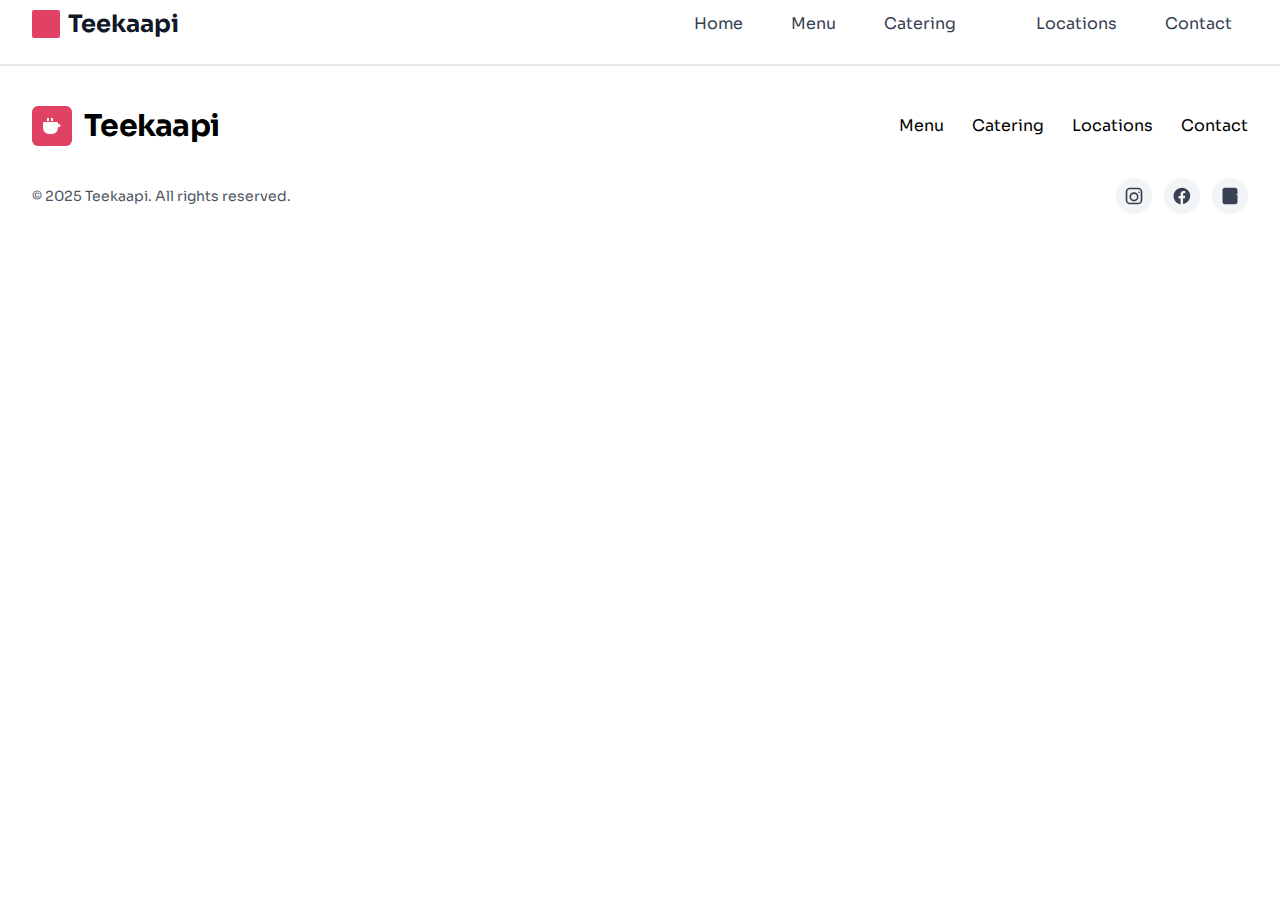
<file: index.html>
<!DOCTYPE html> 
<html lang="en" wp-template wp-template-export-as="index.php" wp-template-define-master-page="true" data-pgc-edit-ext-wordpress-wp-actions data-pgc-edit="template[no_content]" data-pgc-set-master> 
    <head> 
        <meta charset="utf-8"> 
        <meta name="viewport" content="width=device-width, initial-scale=1, shrink-to-fit=no"> 
        <title>New block theme</title>
        <link href="tailwind_theme/tailwind.css" rel="stylesheet" type="text/css">
    </head>     
    <body>
        <nav class="not-prose bg-white dark:bg-black border-b border-gray-200 dark:border-gray-800 font-sans" aria-label="Primary">
            <div class="mx-auto max-w-7xl px-4 sm:px-6 lg:px-8">
                <div class="grid grid-cols-[1fr_auto] h-14 items-center sm:h-16"><a href="/" class="flex items-center gap-2 text-gray-900 dark:text-white font-bold text-xl sm:text-2xl"> <span class="inline-block h-6 w-6 sm:h-7 sm:w-7 rounded-sm bg-primary-600"></span> <span>Teekaapi</span> </a>
                    <ul class="flex gap-4 items-center justify-center overflow-x-auto px-2 text-gray-700 text-sm whitespace-nowrap dark:text-gray-200 sm:gap-6 sm:text-base xl:gap-8">
                        <li><a href="/" class="px-2 py-1 rounded focus-visible:outline-none focus-visible:ring-2 focus-visible:ring-primary-500 focus-visible:ring-offset-2 focus-visible:ring-offset-white dark:focus-visible:ring-offset-black hover:text-primary-600 dark:hover:text-primary-400 transition-colors">Home</a>
                        </li>
                        <li><a href="/menu" class="px-2 py-1 rounded focus-visible:outline-none focus-visible:ring-2 focus-visible:ring-primary-500 focus-visible:ring-offset-2 focus-visible:ring-offset-white dark:focus-visible:ring-offset-black hover:text-primary-600 dark:hover:text-primary-400 transition-colors">Menu</a>
                        </li>
                        <li><a href="/catering" class="px-2 py-1 rounded focus-visible:outline-none focus-visible:ring-2 focus-visible:ring-primary-500 focus-visible:ring-offset-2 focus-visible:ring-offset-white dark:focus-visible:ring-offset-black hover:text-primary-600 dark:hover:text-primary-400 transition-colors">Catering</a>
                        </li>
                        <li>
</li>
                        <li><a href="/locations" class="px-2 py-1 rounded focus-visible:outline-none focus-visible:ring-2 focus-visible:ring-primary-500 focus-visible:ring-offset-2 focus-visible:ring-offset-white dark:focus-visible:ring-offset-black hover:text-primary-600 dark:hover:text-primary-400 transition-colors">Locations</a>
                        </li>
                        <li><a href="/contact" class="px-2 py-1 rounded focus-visible:outline-none focus-visible:ring-2 focus-visible:ring-primary-500 focus-visible:ring-offset-2 focus-visible:ring-offset-white dark:focus-visible:ring-offset-black hover:text-primary-600 dark:hover:text-primary-400 transition-colors">Contact</a>
                        </li>
                    </ul>
                    <div class="justify-self-end"></div>
                </div>
            </div>
        </nav>
        <main data-pgc-edit="main" wp-site-content>
</main>
        <footer class="not-prose font-sans border-t border-gray-200 dark:border-gray-800 bg-white text-black dark:bg-gray-950 dark:text-white">
            <div class="mx-auto max-w-7xl px-4 sm:px-6 lg:px-8 py-8 sm:py-10">
                <div class="flex flex-col gap-8 md:flex-row md:items-center md:justify-between"><a href="/" class="flex items-center gap-3 group" data-pgc-edit="Brand link[href]"> <span class="inline-flex h-10 w-10 items-center justify-center rounded-md bg-primary-600 text-white transition-transform group-hover:rotate-3 group-hover:scale-105"> <svg class="h-6 w-6" aria-hidden="true" version="1.1" xmlns="http://www.w3.org/2000/svg" viewBox="0 0 24 24" xml:space fill="currentColor" stroke> 
                                <path d="M6 8h11a1 1 0 011 1v5a6 6 0 01-6 6H9a6 6 0 01-6-6V9a1 1 0 011-1h2zm12 2v3h1a1.5 1.5 0 000-3h-1zM7 4h2v3H7V4zm4 0h2v3h-2V4z"/> 
                            </svg> </span> <span class="text-2xl sm:text-3xl font-bold tracking-tight" data-pgc-edit="Brand text">Teekaapi</span> </a>
                    <nav>
                        <ul class="flex flex-wrap items-center gap-5 sm:gap-7 text-sm sm:text-base">
                            <li>
                                <a href="/menu.html" class="rounded transition-colors hover:text-primary-600 focus-visible:outline-none focus-visible:ring-2 focus-visible:ring-primary-600" data-pgc-edit="Menu link[href]">Menu</a>
                            </li>
                            <li>
                                <a href="/catering.html" class="rounded transition-colors hover:text-primary-600 focus-visible:outline-none focus-visible:ring-2 focus-visible:ring-primary-600" data-pgc-edit="Catering link[href]">Catering</a>
                            </li>
                            <li>
                                <a href="/locations.html" class="rounded transition-colors hover:text-primary-600 focus-visible:outline-none focus-visible:ring-2 focus-visible:ring-primary-600" data-pgc-edit="Order link[href]">Locations</a>
                            </li>
                            <li>
                                <a href="/contact.html" class="rounded transition-colors hover:text-primary-600 focus-visible:outline-none focus-visible:ring-2 focus-visible:ring-primary-600" data-pgc-edit="Contact link[href]">Contact</a>
                            </li>
                        </ul>
                    </nav>
                </div>
                <div class="mt-8 flex flex-col-reverse gap-6 sm:flex-row sm:items-center sm:justify-between">
                    <p class="text-xs sm:text-sm text-gray-600 dark:text-gray-400" data-pgc-edit="Copyright text">© 2025 Teekaapi. All rights reserved.</p>
                    <div class="flex items-center gap-3"><a href="#" aria-label="Instagram" class="inline-flex h-9 w-9 items-center justify-center rounded-full bg-gray-100 text-gray-700 hover:text-primary-600 dark:bg-gray-900 dark:text-gray-300 transition-colors focus-visible:outline-none focus-visible:ring-2 focus-visible:ring-primary-600" data-pgc-edit="Instagram link[href]"> <svg class="h-5 w-5" aria-hidden="true" version="1.1" xmlns="http://www.w3.org/2000/svg" viewBox="0 0 24 24" xml:space fill="currentColor" stroke> 
                                <path d="M7 2h10a5 5 0 015 5v10a5 5 0 01-5 5H7a5 5 0 01-5-5V7a5 5 0 015-5zm0 2a3 3 0 00-3 3v10a3 3 0 003 3h10a3 3 0 003-3V7a3 3 0 00-3-3H7zm5 3.5a5.5 5.5 0 110 11 5.5 5.5 0 010-11zm0 2a3.5 3.5 0 100 7 3.5 3.5 0 000-7zM18 6.5a1 1 0 110 2 1 1 0 010-2z"/> 
                            </svg> </a><a href="#" aria-label="Facebook" class="inline-flex h-9 w-9 items-center justify-center rounded-full bg-gray-100 text-gray-700 hover:text-primary-600 dark:bg-gray-900 dark:text-gray-300 transition-colors focus-visible:outline-none focus-visible:ring-2 focus-visible:ring-primary-600" data-pgc-edit="Facebook link[href]"> <svg class="h-5 w-5" aria-hidden="true" version="1.1" xmlns="http://www.w3.org/2000/svg" viewBox="0 0 24 24" xml:space fill="currentColor" stroke> 
                                <path d="M22 12.07C22 6.48 17.52 2 11.93 2 6.34 2 1.86 6.48 1.86 12.07c0 4.99 3.66 9.13 8.44 9.94v-7.03H7.9v-2.9h2.4V9.64c0-2.37 1.42-3.68 3.59-3.68 1.04 0 2.12.19 2.12.19v2.33h-1.19c-1.17 0-1.53.73-1.53 1.48v1.79h2.6l-.42 2.9h-2.18v7.03c4.78-.81 8.44-4.95 8.44-9.94z"/> 
                            </svg> </a><a href="#" aria-label="Email" class="inline-flex h-9 w-9 items-center justify-center rounded-full bg-gray-100 text-gray-700 hover:text-primary-600 dark:bg-gray-900 dark:text-gray-300 transition-colors focus-visible:outline-none focus-visible:ring-2 focus-visible:ring-primary-600" data-pgc-edit="Email link[href]"> <svg class="h-5 w-5" aria-hidden="true" version="1.1" xmlns="http://www.w3.org/2000/svg" viewBox="0 0 24 24" xml:space fill="currentColor" stroke> 
                                <path d="M3 5a3 3 0 013-3h12a3 3 0 013 3v14a3 3 0 01-3 3H6a3 3 0 01-3-3V5zm2 .5h14a.5.5 0 01.5.5v.38l-6.93 5.2a3 3 0 01-3.64 0L4.5 6.38V6a.5.5 0 01.5-.5zm14.5 4.12V19a.5.5 0 01-.5.5H6A.5.5 0 015.5 19v-9.38l5.24 3.94a5 5 0 005.52 0l5.24-3.94z"/> 
                            </svg> </a>
                    </div>
                </div>
            </div>
        </footer>
    </body>     
</html>
</file>
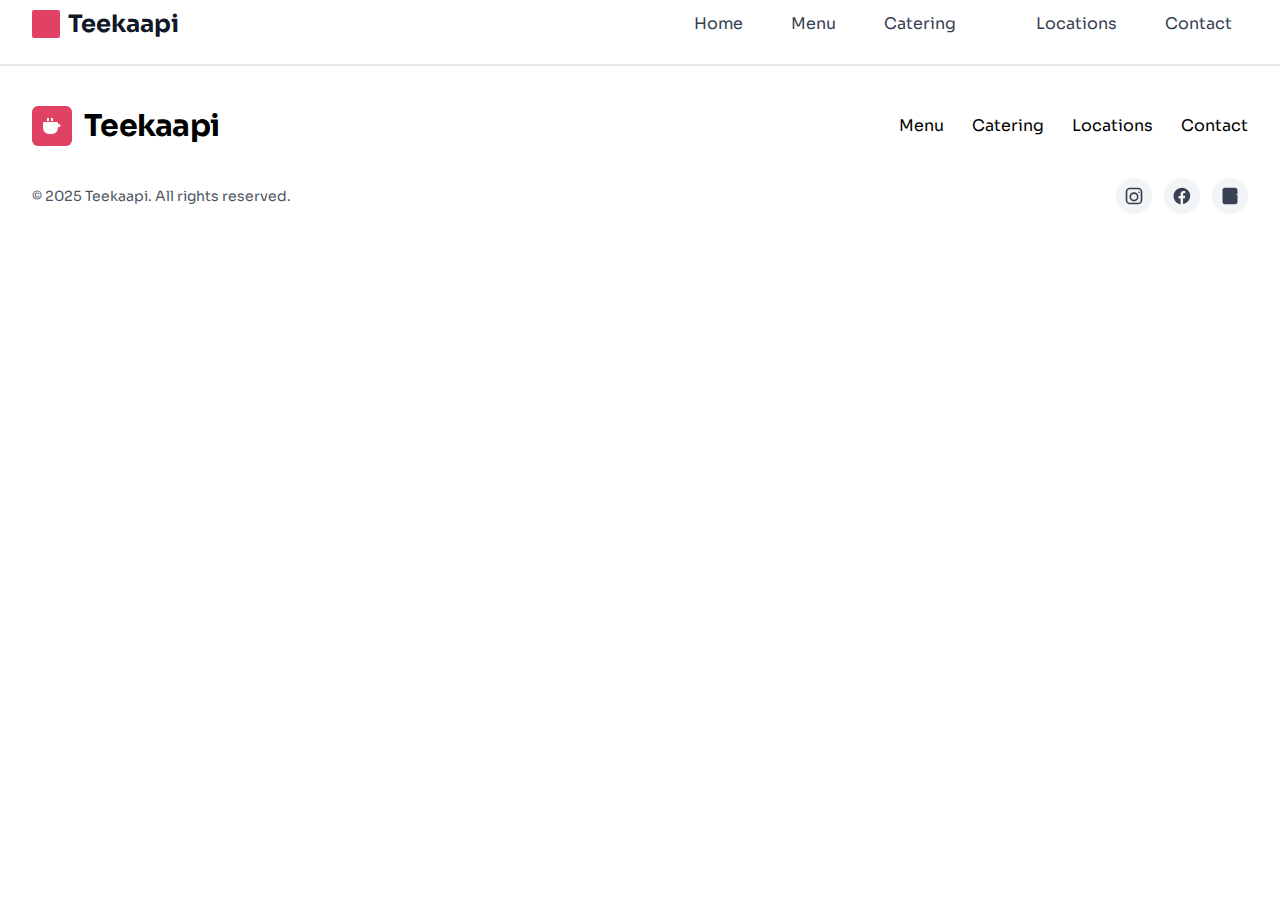
<file: blocks.html>
<!DOCTYPE html> 
<html lang="en" wp-template wp-template-export-as="template-blocks.php" data-pgc-master="index.html" data-pgc-field="template"> 
    <head> 
        <meta charset="utf-8"> 
        <meta name="viewport" content="width=device-width, initial-scale=1, shrink-to-fit=no"> 
        <title>New block theme</title>
        <link href="tailwind_theme/tailwind.css" rel="stylesheet" type="text/css">
    </head>     
    <body>
        <nav class="not-prose bg-white dark:bg-black border-b border-gray-200 dark:border-gray-800 font-sans" aria-label="Primary">
            <div class="mx-auto max-w-7xl px-4 sm:px-6 lg:px-8">
                <div class="grid grid-cols-[1fr_auto] h-14 items-center sm:h-16">
                    <a href="/" class="flex items-center gap-2 text-gray-900 dark:text-white font-bold text-xl sm:text-2xl"> <span class="inline-block h-6 w-6 sm:h-7 sm:w-7 rounded-sm bg-primary-600"></span> <span>Teekaapi</span> </a>
                    <ul class="flex gap-4 items-center justify-center overflow-x-auto px-2 text-gray-700 text-sm whitespace-nowrap dark:text-gray-200 sm:gap-6 sm:text-base xl:gap-8">
                        <li>
                            <a href="/" class="px-2 py-1 rounded focus-visible:outline-none focus-visible:ring-2 focus-visible:ring-primary-500 focus-visible:ring-offset-2 focus-visible:ring-offset-white dark:focus-visible:ring-offset-black hover:text-primary-600 dark:hover:text-primary-400 transition-colors">Home</a>
                        </li>
                        <li>
                            <a href="/menu" class="px-2 py-1 rounded focus-visible:outline-none focus-visible:ring-2 focus-visible:ring-primary-500 focus-visible:ring-offset-2 focus-visible:ring-offset-white dark:focus-visible:ring-offset-black hover:text-primary-600 dark:hover:text-primary-400 transition-colors">Menu</a>
                        </li>
                        <li>
                            <a href="/catering" class="px-2 py-1 rounded focus-visible:outline-none focus-visible:ring-2 focus-visible:ring-primary-500 focus-visible:ring-offset-2 focus-visible:ring-offset-white dark:focus-visible:ring-offset-black hover:text-primary-600 dark:hover:text-primary-400 transition-colors">Catering</a>
                        </li>
                        <li>
</li>
                        <li>
                            <a href="/locations" class="px-2 py-1 rounded focus-visible:outline-none focus-visible:ring-2 focus-visible:ring-primary-500 focus-visible:ring-offset-2 focus-visible:ring-offset-white dark:focus-visible:ring-offset-black hover:text-primary-600 dark:hover:text-primary-400 transition-colors">Locations</a>
                        </li>
                        <li>
                            <a href="/contact" class="px-2 py-1 rounded focus-visible:outline-none focus-visible:ring-2 focus-visible:ring-primary-500 focus-visible:ring-offset-2 focus-visible:ring-offset-white dark:focus-visible:ring-offset-black hover:text-primary-600 dark:hover:text-primary-400 transition-colors">Contact</a>
                        </li>
                    </ul>
                    <div class="justify-self-end"></div>
                </div>
            </div>
        </nav>
        <main wp-site-content data-pgc-field="main">
</main>
        <footer class="not-prose font-sans border-t border-gray-200 dark:border-gray-800 bg-white text-black dark:bg-gray-950 dark:text-white">
            <div class="mx-auto max-w-7xl px-4 sm:px-6 lg:px-8 py-8 sm:py-10">
                <div class="flex flex-col gap-8 md:flex-row md:items-center md:justify-between">
                    <a href="/" class="flex items-center gap-3 group" data-pgc-field="Brand link"> <span class="inline-flex h-10 w-10 items-center justify-center rounded-md bg-primary-600 text-white transition-transform group-hover:rotate-3 group-hover:scale-105"> <svg class="h-6 w-6" aria-hidden="true" version="1.1" xmlns="http://www.w3.org/2000/svg" viewBox="0 0 24 24" xml:space fill="currentColor" stroke> 
                                <path d="M6 8h11a1 1 0 011 1v5a6 6 0 01-6 6H9a6 6 0 01-6-6V9a1 1 0 011-1h2zm12 2v3h1a1.5 1.5 0 000-3h-1zM7 4h2v3H7V4zm4 0h2v3h-2V4z"/> 
                            </svg> </span> <span class="text-2xl sm:text-3xl font-bold tracking-tight" data-pgc-field="Brand text">Teekaapi</span> </a>
                    <nav>
                        <ul class="flex flex-wrap items-center gap-5 sm:gap-7 text-sm sm:text-base">
                            <li><a href="/menu.html" class="rounded transition-colors hover:text-primary-600 focus-visible:outline-none focus-visible:ring-2 focus-visible:ring-primary-600" data-pgc-field="Menu link">Menu</a>
                            </li>
                            <li><a href="/catering.html" class="rounded transition-colors hover:text-primary-600 focus-visible:outline-none focus-visible:ring-2 focus-visible:ring-primary-600" data-pgc-field="Catering link">Catering</a>
                            </li>
                            <li><a href="/locations.html" class="rounded transition-colors hover:text-primary-600 focus-visible:outline-none focus-visible:ring-2 focus-visible:ring-primary-600" data-pgc-field="Order link">Locations</a>
                            </li>
                            <li><a href="/contact.html" class="rounded transition-colors hover:text-primary-600 focus-visible:outline-none focus-visible:ring-2 focus-visible:ring-primary-600" data-pgc-field="Contact link">Contact</a>
                            </li>
                        </ul>
                    </nav>
                </div>
                <div class="mt-8 flex flex-col-reverse gap-6 sm:flex-row sm:items-center sm:justify-between">
                    <p class="text-xs sm:text-sm text-gray-600 dark:text-gray-400" data-pgc-field="Copyright text">© 2025 Teekaapi. All rights reserved.</p>
                    <div class="flex items-center gap-3">
                        <a href="#" aria-label="Instagram" class="inline-flex h-9 w-9 items-center justify-center rounded-full bg-gray-100 text-gray-700 hover:text-primary-600 dark:bg-gray-900 dark:text-gray-300 transition-colors focus-visible:outline-none focus-visible:ring-2 focus-visible:ring-primary-600" data-pgc-field="Instagram link"> <svg class="h-5 w-5" aria-hidden="true" version="1.1" xmlns="http://www.w3.org/2000/svg" viewBox="0 0 24 24" xml:space fill="currentColor" stroke> 
                                <path d="M7 2h10a5 5 0 015 5v10a5 5 0 01-5 5H7a5 5 0 01-5-5V7a5 5 0 015-5zm0 2a3 3 0 00-3 3v10a3 3 0 003 3h10a3 3 0 003-3V7a3 3 0 00-3-3H7zm5 3.5a5.5 5.5 0 110 11 5.5 5.5 0 010-11zm0 2a3.5 3.5 0 100 7 3.5 3.5 0 000-7zM18 6.5a1 1 0 110 2 1 1 0 010-2z"/> 
                            </svg> </a>
                        <a href="#" aria-label="Facebook" class="inline-flex h-9 w-9 items-center justify-center rounded-full bg-gray-100 text-gray-700 hover:text-primary-600 dark:bg-gray-900 dark:text-gray-300 transition-colors focus-visible:outline-none focus-visible:ring-2 focus-visible:ring-primary-600" data-pgc-field="Facebook link"> <svg class="h-5 w-5" aria-hidden="true" version="1.1" xmlns="http://www.w3.org/2000/svg" viewBox="0 0 24 24" xml:space fill="currentColor" stroke> 
                                <path d="M22 12.07C22 6.48 17.52 2 11.93 2 6.34 2 1.86 6.48 1.86 12.07c0 4.99 3.66 9.13 8.44 9.94v-7.03H7.9v-2.9h2.4V9.64c0-2.37 1.42-3.68 3.59-3.68 1.04 0 2.12.19 2.12.19v2.33h-1.19c-1.17 0-1.53.73-1.53 1.48v1.79h2.6l-.42 2.9h-2.18v7.03c4.78-.81 8.44-4.95 8.44-9.94z"/> 
                            </svg> </a>
                        <a href="#" aria-label="Email" class="inline-flex h-9 w-9 items-center justify-center rounded-full bg-gray-100 text-gray-700 hover:text-primary-600 dark:bg-gray-900 dark:text-gray-300 transition-colors focus-visible:outline-none focus-visible:ring-2 focus-visible:ring-primary-600" data-pgc-field="Email link"> <svg class="h-5 w-5" aria-hidden="true" version="1.1" xmlns="http://www.w3.org/2000/svg" viewBox="0 0 24 24" xml:space fill="currentColor" stroke> 
                                <path d="M3 5a3 3 0 013-3h12a3 3 0 013 3v14a3 3 0 01-3 3H6a3 3 0 01-3-3V5zm2 .5h14a.5.5 0 01.5.5v.38l-6.93 5.2a3 3 0 01-3.64 0L4.5 6.38V6a.5.5 0 01.5-.5zm14.5 4.12V19a.5.5 0 01-.5.5H6A.5.5 0 015.5 19v-9.38l5.24 3.94a5 5 0 005.52 0l5.24-3.94z"/> 
                            </svg> </a>
                    </div>
                </div>
            </div>
        </footer>
    </body>     
</html>
</file>
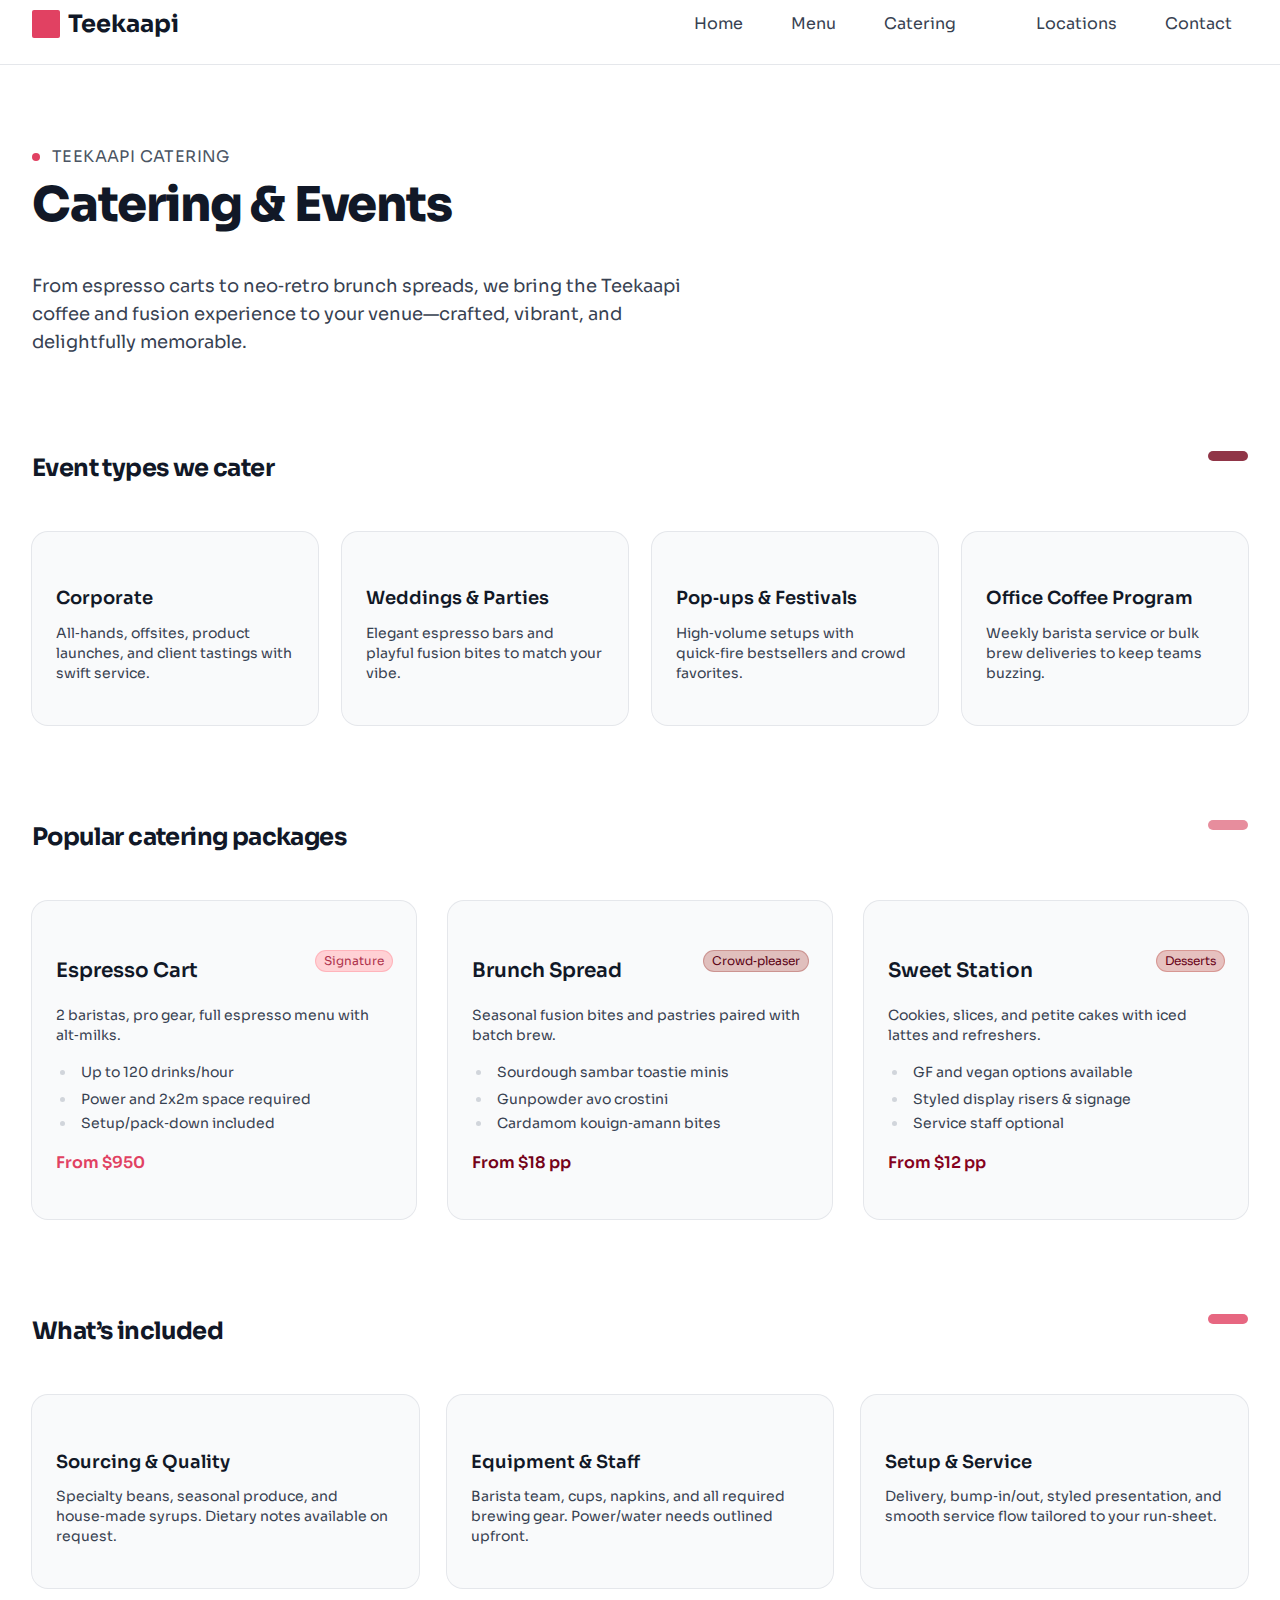
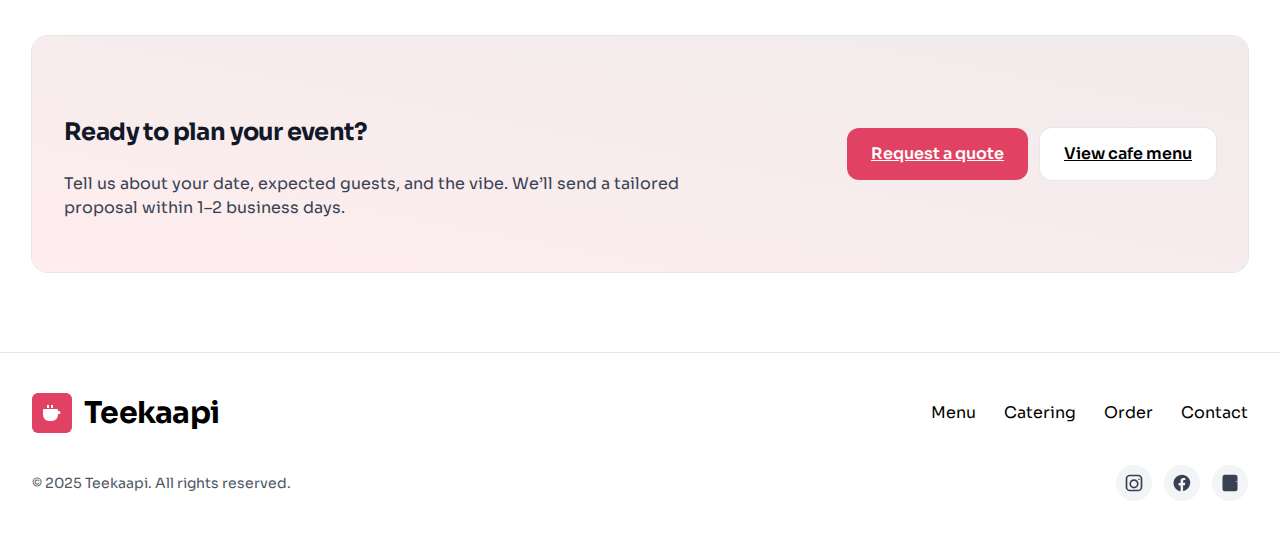
<file: catering.html>
<!DOCTYPE html> 
<html lang="en" wp-template wp-template-export-as="page-catering.php" data-pgc-master="index.html" data-pgc-field="template"> 
    <head> 
        <meta charset="utf-8"> 
        <meta name="viewport" content="width=device-width, initial-scale=1, shrink-to-fit=no"> 
        <title>New block theme</title>
        <link href="tailwind_theme/tailwind.css" rel="stylesheet" type="text/css">
    </head>     
    <body>
        <nav class="not-prose bg-white dark:bg-black border-b border-gray-200 dark:border-gray-800 font-sans" aria-label="Primary">
            <div class="mx-auto max-w-7xl px-4 sm:px-6 lg:px-8">
                <div class="grid grid-cols-[1fr_auto] h-14 items-center sm:h-16">
                    <a href="/" class="flex items-center gap-2 text-gray-900 dark:text-white font-bold text-xl sm:text-2xl"> <span class="inline-block h-6 w-6 sm:h-7 sm:w-7 rounded-sm bg-primary-600"></span> <span>Teekaapi</span> </a>
                    <ul class="flex gap-4 items-center justify-center overflow-x-auto px-2 text-gray-700 text-sm whitespace-nowrap dark:text-gray-200 sm:gap-6 sm:text-base xl:gap-8">
                        <li>
                            <a href="/" class="px-2 py-1 rounded focus-visible:outline-none focus-visible:ring-2 focus-visible:ring-primary-500 focus-visible:ring-offset-2 focus-visible:ring-offset-white dark:focus-visible:ring-offset-black hover:text-primary-600 dark:hover:text-primary-400 transition-colors">Home</a>
                        </li>
                        <li>
                            <a href="/menu" class="px-2 py-1 rounded focus-visible:outline-none focus-visible:ring-2 focus-visible:ring-primary-500 focus-visible:ring-offset-2 focus-visible:ring-offset-white dark:focus-visible:ring-offset-black hover:text-primary-600 dark:hover:text-primary-400 transition-colors">Menu</a>
                        </li>
                        <li>
                            <a href="/catering" class="px-2 py-1 rounded focus-visible:outline-none focus-visible:ring-2 focus-visible:ring-primary-500 focus-visible:ring-offset-2 focus-visible:ring-offset-white dark:focus-visible:ring-offset-black hover:text-primary-600 dark:hover:text-primary-400 transition-colors">Catering</a>
                        </li>
                        <li>
</li>
                        <li>
                            <a href="/locations" class="px-2 py-1 rounded focus-visible:outline-none focus-visible:ring-2 focus-visible:ring-primary-500 focus-visible:ring-offset-2 focus-visible:ring-offset-white dark:focus-visible:ring-offset-black hover:text-primary-600 dark:hover:text-primary-400 transition-colors">Locations</a>
                        </li>
                        <li>
                            <a href="/contact" class="px-2 py-1 rounded focus-visible:outline-none focus-visible:ring-2 focus-visible:ring-primary-500 focus-visible:ring-offset-2 focus-visible:ring-offset-white dark:focus-visible:ring-offset-black hover:text-primary-600 dark:hover:text-primary-400 transition-colors">Contact</a>
                        </li>
                    </ul>
                    <div class="justify-self-end"></div>
                </div>
            </div>
        </nav>
        <main wp-site-content data-pgc-field="main"> 
            <section id="catering" aria-labelledby="catering-heading" class="relative w-full bg-white dark:bg-black text-black dark:text-white"> 
                <div class="max-w-7xl mx-auto px-4 sm:px-6 lg:px-8 py-12 sm:py-14 md:py-20"> 
                    <header class="mb-8 sm:mb-10 md:mb-12"> 
                        <div class="flex items-center gap-3"> <span class="inline-flex h-2 w-2 rounded-full bg-primary-600 dark:bg-primary-500"></span> <span class="text-sm sm:text-base tracking-wide uppercase text-gray-600 dark:text-gray-300 font-sans">Teekaapi Catering</span> 
                        </div>                         
                        <h1 id="catering-heading" class="mt-3 text-3xl sm:text-4xl md:text-5xl font-sans font-extrabold tracking-tight">Catering & Events</h1> 
                        <p class="mt-3 sm:mt-4 text-base sm:text-lg text-gray-700 dark:text-gray-300 max-w-2xl"> From espresso carts to neo‑retro brunch spreads, we bring the Teekaapi coffee and fusion experience to your venue—crafted, vibrant, and delightfully memorable. </p> 
                    </header>                     
                    <section aria-labelledby="event-types-heading" class="mb-8 sm:mb:10 md:mb-12"> 
                        <div class="flex items-center justify-between mb-4 sm:mb-6"> 
                            <h2 id="event-types-heading" class="text-xl sm:text-2xl font-sans font-bold tracking-tight">Event types we cater</h2> <span class="inline-flex h-2.5 w-10 rounded-full bg-secondary-600/80 dark:bg-secondary-500/80"></span> 
                        </div>                         
                        <div class="grid grid-cols-1 sm:grid-cols-2 lg:grid-cols-4 gap-4 sm:gap-6"> 
                            <article class="rounded-2xl bg-gray-50 dark:bg-gray-900 ring-1 ring-gray-200 dark:ring-gray-800 p-5 sm:p-6"> 
                                <h3 class="text-lg font-semibold">Corporate</h3> 
                                <p class="mt-2 text-sm text-gray-700 dark:text-gray-300">All‑hands, offsites, product launches, and client tastings with swift service.</p> 
                            </article>                             
                            <article class="rounded-2xl bg-gray-50 dark:bg-gray-900 ring-1 ring-gray-200 dark:ring-gray-800 p-5 sm:p-6"> 
                                <h3 class="text-lg font-semibold">Weddings & Parties</h3> 
                                <p class="mt-2 text-sm text-gray-700 dark:text-gray-300">Elegant espresso bars and playful fusion bites to match your vibe.</p> 
                            </article>                             
                            <article class="rounded-2xl bg-gray-50 dark:bg-gray-900 ring-1 ring-gray-200 dark:ring-gray-800 p-5 sm:p-6"> 
                                <h3 class="text-lg font-semibold">Pop‑ups & Festivals</h3> 
                                <p class="mt-2 text-sm text-gray-700 dark:text-gray-300">High‑volume setups with quick‑fire bestsellers and crowd favorites.</p> 
                            </article>                             
                            <article class="rounded-2xl bg-gray-50 dark:bg-gray-900 ring-1 ring-gray-200 dark:ring-gray-800 p-5 sm:p-6"> 
                                <h3 class="text-lg font-semibold">Office Coffee Program</h3> 
                                <p class="mt-2 text-sm text-gray-700 dark:text-gray-300">Weekly barista service or bulk brew deliveries to keep teams buzzing.</p> 
                            </article>                             
                        </div>                         
                    </section>                     
                    <section aria-labelledby="packages-heading" class="mb-8 sm:mb-10 md:mb-12"> 
                        <div class="flex items-center justify-between mb-4 sm:mb-6"> 
                            <h2 id="packages-heading" class="text-xl sm:text-2xl font-sans font-bold tracking-tight">Popular catering packages</h2> <span class="inline-flex h-2.5 w-10 rounded-full bg-color3-600/80 dark:bg-color3-500/80"></span> 
                        </div>                         
                        <div class="grid grid-cols-1 md:grid-cols-2 xl:grid-cols-3 gap-6 sm:gap-7 md:gap-8"> 
                            <article class="group rounded-2xl bg-gray-50 dark:bg-gray-900 ring-1 ring-gray-200 dark:ring-gray-800 p-6 transition-all"> 
                                <div class="flex items-center justify-between"> 
                                    <h3 class="text-lg sm:text-xl font-semibold">Espresso Cart</h3> <span class="inline-flex items-center rounded-full bg-primary-100 dark:bg-primary-900/40 text-primary-800 dark:text-primary-300 ring-1 ring-primary-200 dark:ring-primary-800 px-2 py-0.5 text-xs">Signature</span> 
                                </div>                                 
                                <p class="mt-2 text-sm text-gray-700 dark:text-gray-300">2 baristas, pro gear, full espresso menu with alt‑milks.</p> 
                                <ul class="mt-3 space-y-1 text-sm text-gray-700 dark:text-gray-300 list-disc pl-5"> 
                                    <li>Up to 120 drinks/hour</li>                                     
                                    <li>Power and 2x2m space required</li>                                     
                                    <li>Setup/pack‑down included</li>                                     
                                </ul>                                 
                                <p class="mt-4 text-base font-semibold text-primary-600 dark:text-primary-400">From $950</p> 
                            </article>                             
                            <article class="group rounded-2xl bg-gray-50 dark:bg-gray-900 ring-1 ring-gray-200 dark:ring-gray-800 p-6 transition-all"> 
                                <div class="flex items-center justify-between"> 
                                    <h3 class="text-lg sm:text-xl font-semibold">Brunch Spread</h3> <span class="inline-flex items-center rounded-full bg-secondary-100 dark:bg-secondary-900/40 text-secondary-800 dark:text-secondary-300 ring-1 ring-secondary-200 dark:ring-secondary-800 px-2 py-0.5 text-xs">Crowd‑pleaser</span> 
                                </div>                                 
                                <p class="mt-2 text-sm text-gray-700 dark:text-gray-300">Seasonal fusion bites and pastries paired with batch brew.</p> 
                                <ul class="mt-3 space-y-1 text-sm text-gray-700 dark:text-gray-300 list-disc pl-5"> 
                                    <li>Sourdough sambar toastie minis</li>                                     
                                    <li>Gunpowder avo crostini</li>                                     
                                    <li>Cardamom kouign‑amann bites</li>                                     
                                </ul>                                 
                                <p class="mt-4 text-base font-semibold text-secondary-600 dark:text-secondary-400">From $18 pp</p> 
                            </article>                             
                            <article class="group rounded-2xl bg-gray-50 dark:bg-gray-900 ring-1 ring-gray-200 dark:ring-gray-800 p-6 transition-all"> 
                                <div class="flex items-center justify-between"> 
                                    <h3 class="text-lg sm:text-xl font-semibold">Sweet Station</h3> <span class="inline-flex items-center rounded-full bg-color4-100 dark:bg-color4-900/40 text-color4-800 dark:text-color4-300 ring-1 ring-color4-200 dark:ring-color4-800 px-2 py-0.5 text-xs">Desserts</span> 
                                </div>                                 
                                <p class="mt-2 text-sm text-gray-700 dark:text-gray-300">Cookies, slices, and petite cakes with iced lattes and refreshers.</p> 
                                <ul class="mt-3 space-y-1 text-sm text-gray-700 dark:text-gray-300 list-disc pl-5"> 
                                    <li>GF and vegan options available</li>                                     
                                    <li>Styled display risers & signage</li>                                     
                                    <li>Service staff optional</li>                                     
                                </ul>                                 
                                <p class="mt-4 text-base font-semibold text-color4-600 dark:text-color4-400">From $12 pp</p> 
                            </article>                             
                        </div>                         
                    </section>                     
                    <section aria-labelledby="whats-included-heading" class="mb-8 sm:mb-10 md:mb-12"> 
                        <div class="flex items-center justify-between mb-4 sm:mb-6"> 
                            <h2 id="whats-included-heading" class="text-xl sm:text-2xl font-sans font-bold tracking-tight">What’s included</h2> <span class="inline-flex h-2.5 w-10 rounded-full bg-primary-600/80 dark:bg-primary-500/80"></span> 
                        </div>                         
                        <div class="grid grid-cols-1 md:grid-cols-3 gap-6 sm:gap-7"> 
                            <div class="rounded-2xl bg-gray-50 dark:bg-gray-900 ring-1 ring-gray-200 dark:ring-gray-800 p-6"> 
                                <h3 class="text-lg font-semibold">Sourcing & Quality</h3> 
                                <p class="mt-2 text-sm text-gray-700 dark:text-gray-300">Specialty beans, seasonal produce, and house‑made syrups. Dietary notes available on request.</p> 
                            </div>                             
                            <div class="rounded-2xl bg-gray-50 dark:bg-gray-900 ring-1 ring-gray-200 dark:ring-gray-800 p-6"> 
                                <h3 class="text-lg font-semibold">Equipment & Staff</h3> 
                                <p class="mt-2 text-sm text-gray-700 dark:text-gray-300">Barista team, cups, napkins, and all required brewing gear. Power/water needs outlined upfront.</p> 
                            </div>                             
                            <div class="rounded-2xl bg-gray-50 dark:bg-gray-900 ring-1 ring-gray-200 dark:ring-gray-800 p-6"> 
                                <h3 class="text-lg font-semibold">Setup & Service</h3> 
                                <p class="mt-2 text-sm text-gray-700 dark:text-gray-300">Delivery, bump‑in/out, styled presentation, and smooth service flow tailored to your run‑sheet.</p> 
                            </div>                             
                        </div>                         
                    </section>                     
                    <section aria-labelledby="cta-heading" class="rounded-2xl bg-gradient-to-tr from-primary-50 to-secondary-50 dark:from-gray-900 dark:to-gray-950 ring-1 ring-gray-200 dark:ring-gray-800 p-6 sm:p-8"> 
                        <div class="flex flex-col gap-4 sm:flex-row sm:items-center sm:justify-between"> 
                            <div> 
                                <h2 id="cta-heading" class="text-xl sm:text-2xl font-sans font-bold tracking-tight">Ready to plan your event?</h2> 
                                <p class="mt-2 text-sm sm:text-base text-gray-700 dark:text-gray-300 max-w-2xl">Tell us about your date, expected guests, and the vibe. We’ll send a tailored proposal within 1–2 business days.</p> 
                            </div>                             
                            <div class="flex gap-3"> <a href="/contact#catering" class="inline-flex items-center justify-center rounded-xl bg-primary-600 hover:bg-primary-700 dark:bg-primary-500 dark:hover:bg-primary-600 text-white font-semibold px-5 py-3 sm:px-6 sm:py-3.5 text-sm sm:text-base transition-colors">Request a quote</a> <a href="/menu#order" class="inline-flex items-center justify-center rounded-xl bg-white hover:bg-gray-50 dark:bg-gray-900 dark:hover:bg-gray-800 text-black dark:text-white ring-1 ring-gray-200 dark:ring-gray-800 font-semibold px-5 py-3 sm:px-6 sm:py-3.5 text-sm sm:text-base transition-colors">View cafe menu</a> 
                            </div>                             
                        </div>                         
                    </section>                     
                </div>                 
            </section>
        </main>
        <footer class="not-prose font-sans border-t border-gray-200 dark:border-gray-800 bg-white text-black dark:bg-gray-950 dark:text-white">
            <div class="mx-auto max-w-7xl px-4 sm:px-6 lg:px-8 py-8 sm:py-10">
                <div class="flex flex-col gap-8 md:flex-row md:items-center md:justify-between">
                    <a href="/" class="flex items-center gap-3 group" data-pgc-field="Brand link"> <span class="inline-flex h-10 w-10 items-center justify-center rounded-md bg-primary-600 text-white transition-transform group-hover:rotate-3 group-hover:scale-105"> <svg class="h-6 w-6" aria-hidden="true" viewBox="0 0 24 24" xmlns="http://www.w3.org/2000/svg" version="1.1" xml:space fill="currentColor" stroke> 
                                <path d="M6 8h11a1 1 0 011 1v5a6 6 0 01-6 6H9a6 6 0 01-6-6V9a1 1 0 011-1h2zm12 2v3h1a1.5 1.5 0 000-3h-1zM7 4h2v3H7V4zm4 0h2v3h-2V4z"/> 
                            </svg> </span> <span class="text-2xl sm:text-3xl font-bold tracking-tight" data-pgc-field="Brand text">Teekaapi</span> </a>
                    <nav>
                        <ul class="flex flex-wrap items-center gap-5 sm:gap-7 text-sm sm:text-base">
                            <li><a href="#" class="rounded transition-colors hover:text-primary-600 focus-visible:outline-none focus-visible:ring-2 focus-visible:ring-primary-600" data-pgc-field="Menu link">Menu</a>
                            </li>
                            <li><a href="#" class="rounded transition-colors hover:text-primary-600 focus-visible:outline-none focus-visible:ring-2 focus-visible:ring-primary-600" data-pgc-field="Catering link">Catering</a>
                            </li>
                            <li><a href="#" class="rounded transition-colors hover:text-primary-600 focus-visible:outline-none focus-visible:ring-2 focus-visible:ring-primary-600" data-pgc-field="Order link">Order</a>
                            </li>
                            <li><a href="#" class="rounded transition-colors hover:text-primary-600 focus-visible:outline-none focus-visible:ring-2 focus-visible:ring-primary-600" data-pgc-field="Contact link">Contact</a>
                            </li>
                        </ul>
                    </nav>
                </div>
                <div class="mt-8 flex flex-col-reverse gap-6 sm:flex-row sm:items-center sm:justify-between">
                    <p class="text-xs sm:text-sm text-gray-600 dark:text-gray-400" data-pgc-field="Copyright text">© 2025 Teekaapi. All rights reserved.</p>
                    <div class="flex items-center gap-3">
                        <a href="#" aria-label="Instagram" class="inline-flex h-9 w-9 items-center justify-center rounded-full bg-gray-100 text-gray-700 hover:text-primary-600 dark:bg-gray-900 dark:text-gray-300 transition-colors focus-visible:outline-none focus-visible:ring-2 focus-visible:ring-primary-600" data-pgc-field="Instagram link"> <svg class="h-5 w-5" aria-hidden="true" viewBox="0 0 24 24" xmlns="http://www.w3.org/2000/svg" version="1.1" xml:space fill="currentColor" stroke> 
                                <path d="M7 2h10a5 5 0 015 5v10a5 5 0 01-5 5H7a5 5 0 01-5-5V7a5 5 0 015-5zm0 2a3 3 0 00-3 3v10a3 3 0 003 3h10a3 3 0 003-3V7a3 3 0 00-3-3H7zm5 3.5a5.5 5.5 0 110 11 5.5 5.5 0 010-11zm0 2a3.5 3.5 0 100 7 3.5 3.5 0 000-7zM18 6.5a1 1 0 110 2 1 1 0 010-2z"/> 
                            </svg> </a>
                        <a href="#" aria-label="Facebook" class="inline-flex h-9 w-9 items-center justify-center rounded-full bg-gray-100 text-gray-700 hover:text-primary-600 dark:bg-gray-900 dark:text-gray-300 transition-colors focus-visible:outline-none focus-visible:ring-2 focus-visible:ring-primary-600" data-pgc-field="Facebook link"> <svg class="h-5 w-5" aria-hidden="true" viewBox="0 0 24 24" xmlns="http://www.w3.org/2000/svg" version="1.1" xml:space fill="currentColor" stroke> 
                                <path d="M22 12.07C22 6.48 17.52 2 11.93 2 6.34 2 1.86 6.48 1.86 12.07c0 4.99 3.66 9.13 8.44 9.94v-7.03H7.9v-2.9h2.4V9.64c0-2.37 1.42-3.68 3.59-3.68 1.04 0 2.12.19 2.12.19v2.33h-1.19c-1.17 0-1.53.73-1.53 1.48v1.79h2.6l-.42 2.9h-2.18v7.03c4.78-.81 8.44-4.95 8.44-9.94z"/> 
                            </svg> </a>
                        <a href="#" aria-label="Email" class="inline-flex h-9 w-9 items-center justify-center rounded-full bg-gray-100 text-gray-700 hover:text-primary-600 dark:bg-gray-900 dark:text-gray-300 transition-colors focus-visible:outline-none focus-visible:ring-2 focus-visible:ring-primary-600" data-pgc-field="Email link"> <svg class="h-5 w-5" aria-hidden="true" viewBox="0 0 24 24" xmlns="http://www.w3.org/2000/svg" version="1.1" xml:space fill="currentColor" stroke> 
                                <path d="M3 5a3 3 0 013-3h12a3 3 0 013 3v14a3 3 0 01-3 3H6a3 3 0 01-3-3V5zm2 .5h14a.5.5 0 01.5.5v.38l-6.93 5.2a3 3 0 01-3.64 0L4.5 6.38V6a.5.5 0 01.5-.5zm14.5 4.12V19a.5.5 0 01-.5.5H6A.5.5 0 015.5 19v-9.38l5.24 3.94a5 5 0 005.52 0l5.24-3.94z"/> 
                            </svg> </a>
                    </div>
                </div>
            </div>
        </footer>
    </body>     
</html>
</file>
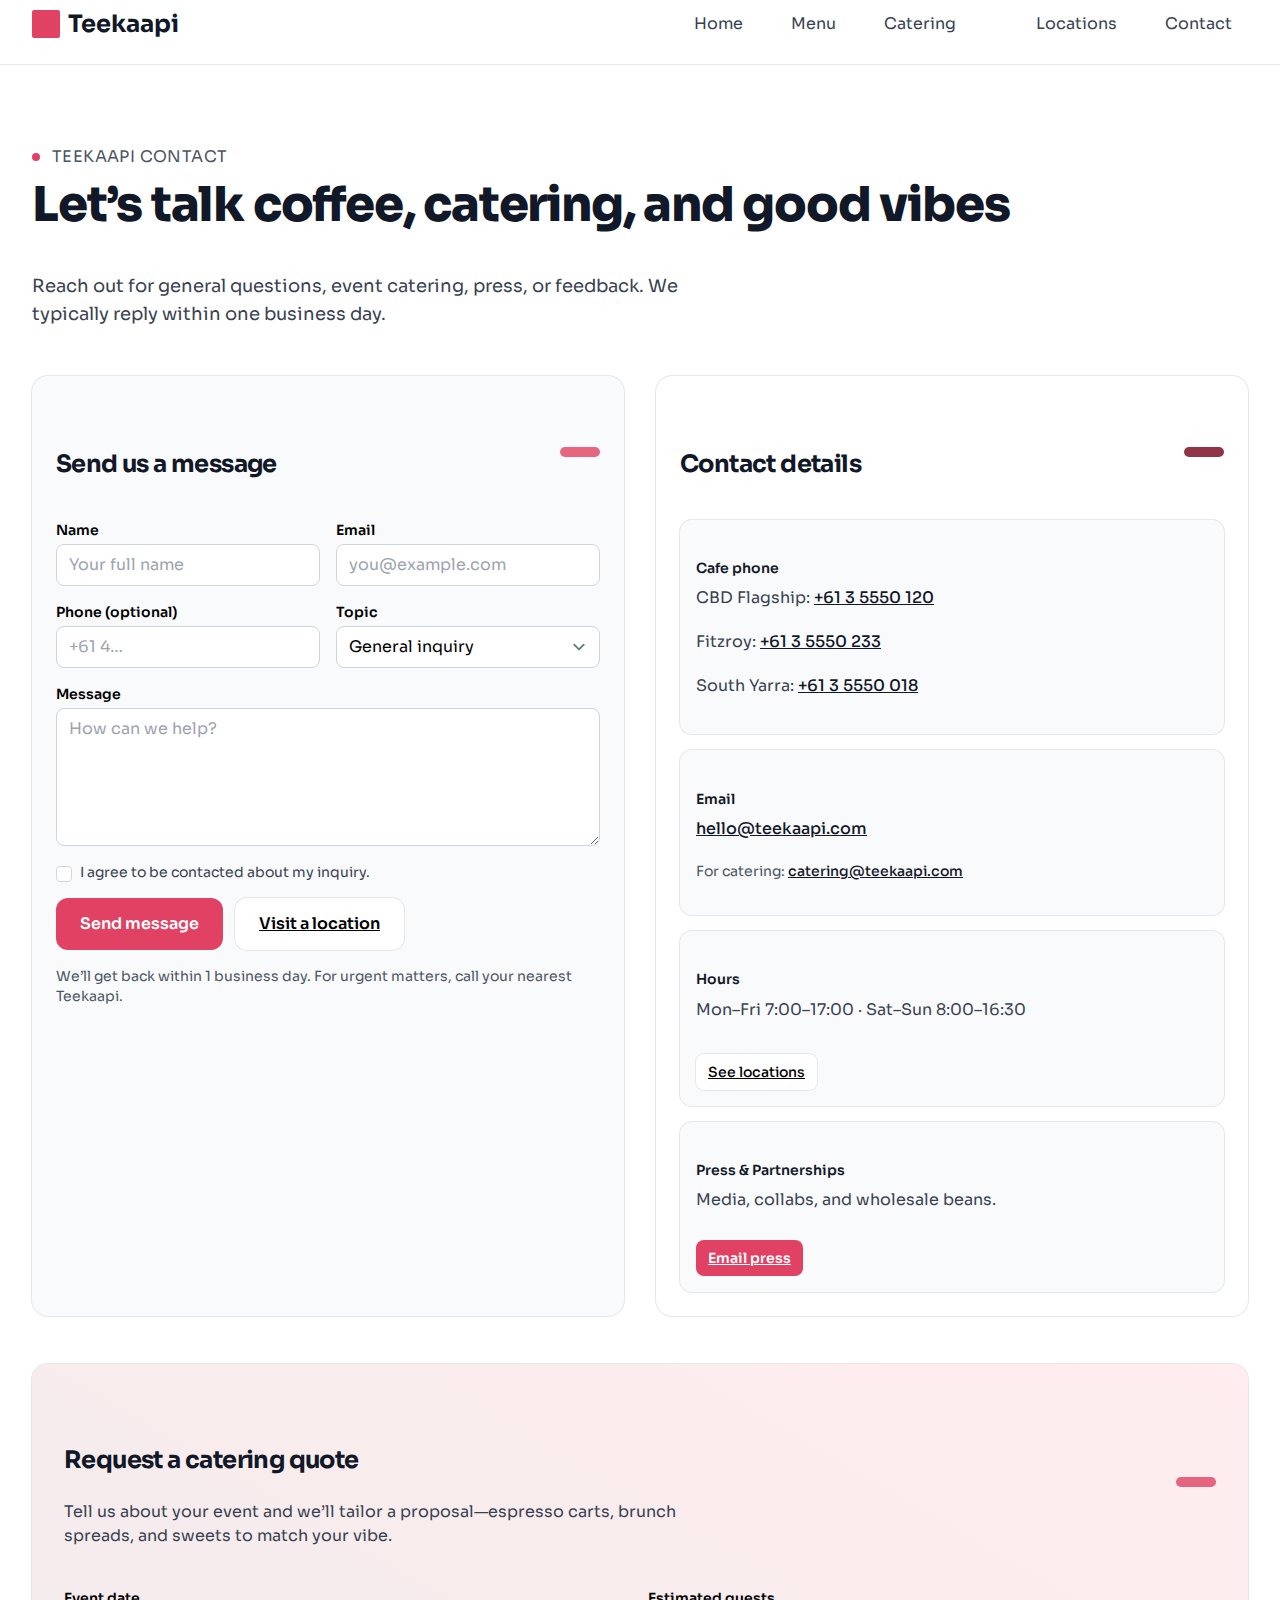
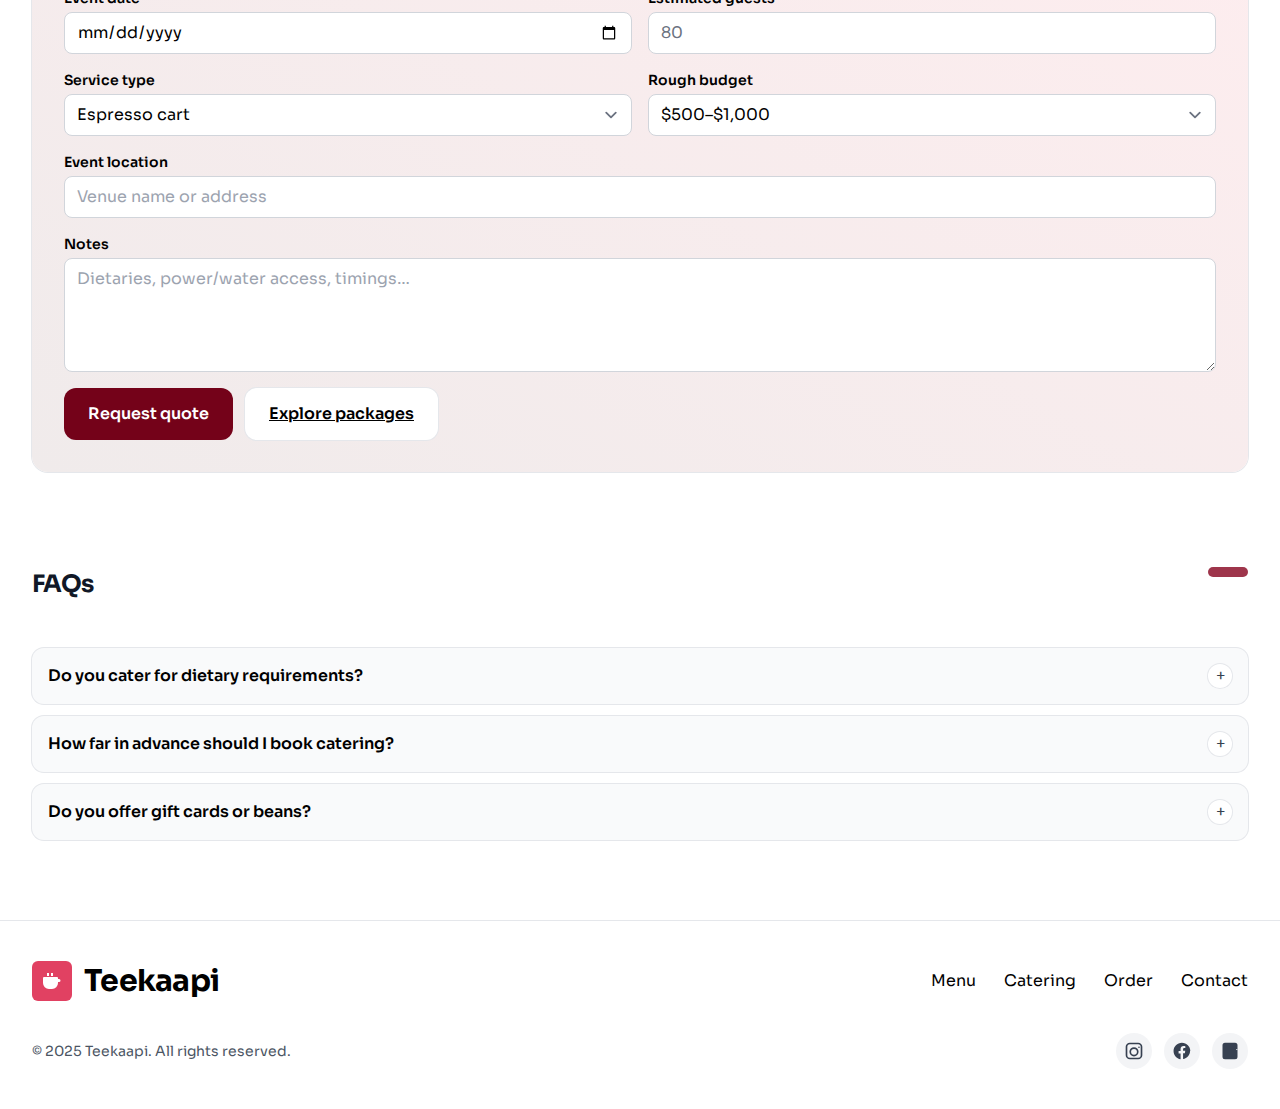
<file: contact.html>
<!DOCTYPE html> 
<html lang="en" wp-template wp-template-export-as="page-contact.php" data-pgc-master="index.html" data-pgc-field="template"> 
    <head> 
        <meta charset="utf-8"> 
        <meta name="viewport" content="width=device-width, initial-scale=1, shrink-to-fit=no"> 
        <title>New block theme</title>
        <link href="tailwind_theme/tailwind.css" rel="stylesheet" type="text/css">
    </head>     
    <body>
        <nav class="not-prose bg-white dark:bg-black border-b border-gray-200 dark:border-gray-800 font-sans" aria-label="Primary">
            <div class="mx-auto max-w-7xl px-4 sm:px-6 lg:px-8">
                <div class="grid grid-cols-[1fr_auto] h-14 items-center sm:h-16">
                    <a href="/" class="flex items-center gap-2 text-gray-900 dark:text-white font-bold text-xl sm:text-2xl"> <span class="inline-block h-6 w-6 sm:h-7 sm:w-7 rounded-sm bg-primary-600"></span> <span>Teekaapi</span> </a>
                    <ul class="flex gap-4 items-center justify-center overflow-x-auto px-2 text-gray-700 text-sm whitespace-nowrap dark:text-gray-200 sm:gap-6 sm:text-base xl:gap-8">
                        <li>
                            <a href="/" class="px-2 py-1 rounded focus-visible:outline-none focus-visible:ring-2 focus-visible:ring-primary-500 focus-visible:ring-offset-2 focus-visible:ring-offset-white dark:focus-visible:ring-offset-black hover:text-primary-600 dark:hover:text-primary-400 transition-colors">Home</a>
                        </li>
                        <li>
                            <a href="/menu" class="px-2 py-1 rounded focus-visible:outline-none focus-visible:ring-2 focus-visible:ring-primary-500 focus-visible:ring-offset-2 focus-visible:ring-offset-white dark:focus-visible:ring-offset-black hover:text-primary-600 dark:hover:text-primary-400 transition-colors">Menu</a>
                        </li>
                        <li>
                            <a href="/catering" class="px-2 py-1 rounded focus-visible:outline-none focus-visible:ring-2 focus-visible:ring-primary-500 focus-visible:ring-offset-2 focus-visible:ring-offset-white dark:focus-visible:ring-offset-black hover:text-primary-600 dark:hover:text-primary-400 transition-colors">Catering</a>
                        </li>
                        <li>
</li>
                        <li>
                            <a href="/locations" class="px-2 py-1 rounded focus-visible:outline-none focus-visible:ring-2 focus-visible:ring-primary-500 focus-visible:ring-offset-2 focus-visible:ring-offset-white dark:focus-visible:ring-offset-black hover:text-primary-600 dark:hover:text-primary-400 transition-colors">Locations</a>
                        </li>
                        <li>
                            <a href="/contact" class="px-2 py-1 rounded focus-visible:outline-none focus-visible:ring-2 focus-visible:ring-primary-500 focus-visible:ring-offset-2 focus-visible:ring-offset-white dark:focus-visible:ring-offset-black hover:text-primary-600 dark:hover:text-primary-400 transition-colors">Contact</a>
                        </li>
                    </ul>
                    <div class="justify-self-end"></div>
                </div>
            </div>
        </nav>
        <main wp-site-content data-pgc-field="main"> 
            <section id="contact" aria-labelledby="contact-heading" class="relative w-full bg-white dark:bg-black text-black dark:text-white"> 
                <div class="max-w-7xl mx-auto px-4 sm:px-6 lg:px-8 py-12 sm:py-14 md:py-20"> 
                    <header class="mb-8 sm:mb-10 md:mb-12"> 
                        <div class="flex items-center gap-3">
                            <span class="inline-flex h-2 w-2 rounded-full bg-primary-600 dark:bg-primary-500"></span>
                            <span class="text-sm sm:text-base tracking-wide uppercase text-gray-600 dark:text-gray-300 font-sans">Teekaapi Contact</span> 
                        </div>                         
                        <h1 id="contact-heading" class="mt-3 text-3xl sm:text-4xl md:text-5xl font-sans font-extrabold tracking-tight">Let’s talk coffee, catering, and good vibes</h1> 
                        <p class="mt-3 sm:mt-4 text-base sm:text-lg text-gray-700 dark:text-gray-300 max-w-2xl"> Reach out for general questions, event catering, press, or feedback. We typically reply within one business day. </p> 
                    </header>                     
                    <div class="grid grid-cols-1 md:grid-cols-2 gap-6 sm:gap-7 md:gap-8"> 
                        <section aria-labelledby="message-heading" class="rounded-2xl bg-gray-50 dark:bg-gray-900 ring-1 ring-gray-200 dark:ring-gray-800 p-6"> 
                            <div class="flex items-center justify-between mb-2"> 
                                <h2 id="message-heading" class="text-xl sm:text-2xl font-bold font-sans tracking-tight">Send us a message</h2> <span class="inline-flex h-2.5 w-10 rounded-full bg-primary-600/80 dark:bg-primary-500/80"></span> 
                            </div>                             
                            <form method="post" action="#" class="mt-4 space-y-4"> 
                                <div class="grid grid-cols-1 sm:grid-cols-2 gap-4"> 
                                    <div> 
                                        <label for="name" class="block text-sm font-semibold">Name</label>                                         
                                        <input id="name" name="name" type="text" required class="mt-1 block w-full rounded-lg border border-gray-300 dark:border-gray-700 bg-white dark:bg-gray-900 px-3 py-2 text-sm sm:text-base text-black dark:text-white placeholder-gray-400 focus-visible:outline-none focus-visible:ring-2 focus-visible:ring-primary-500 focus-visible:ring-offset-2 focus-visible:ring-offset-white dark:focus-visible:ring-offset-black" placeholder="Your full name"> 
                                    </div>                                     
                                    <div> 
                                        <label for="email" class="block text-sm font-semibold">Email</label>                                         
                                        <input id="email" name="email" type="email" required class="mt-1 block w-full rounded-lg border border-gray-300 dark:border-gray-700 bg-white dark:bg-gray-900 px-3 py-2 text-sm sm:text-base text-black dark:text-white placeholder-gray-400 focus-visible:outline-none focus-visible:ring-2 focus-visible:ring-primary-500 focus-visible:ring-offset-2 focus-visible:ring-offset-white dark:focus-visible:ring-offset-black" placeholder="you@example.com"> 
                                    </div>                                     
                                </div>                                 
                                <div class="grid grid-cols-1 sm:grid-cols-2 gap-4"> 
                                    <div> 
                                        <label for="phone" class="block text-sm font-semibold">Phone (optional)</label>                                         
                                        <input id="phone" name="phone" type="tel" class="mt-1 block w-full rounded-lg border border-gray-300 dark:border-gray-700 bg-white dark:bg-gray-900 px-3 py-2 text-sm sm:text-base text-black dark:text-white placeholder-gray-400 focus-visible:outline-none focus-visible:ring-2 focus-visible:ring-primary-500 focus-visible:ring-offset-2 focus-visible:ring-offset-white dark:focus-visible:ring-offset-black" placeholder="+61 4…"> 
                                    </div>                                     
                                    <div> 
                                        <label for="topic" class="block text-sm font-semibold">Topic</label>                                         
                                        <select id="topic" name="topic" class="mt-1 block w-full rounded-lg border border-gray-300 dark:border-gray-700 bg-white dark:bg-gray-900 px-3 py-2 text-sm sm:text-base text-black dark:text-white focus-visible:outline-none focus-visible:ring-2 focus-visible:ring-primary-500 focus-visible:ring-offset-2 focus-visible:ring-offset-white dark:focus-visible:ring-offset-black"> 
                                            <option>General inquiry</option>                                             
                                            <option>Catering & events</option>                                             
                                            <option>Feedback</option>                                             
                                            <option>Partnerships</option>                                             
                                        </select>                                         
                                    </div>                                     
                                </div>                                 
                                <div> 
                                    <label for="message" class="block text-sm font-semibold">Message</label>                                     
                                    <textarea id="message" name="message" rows="5" required class="mt-1 block w-full rounded-lg border border-gray-300 dark:border-gray-700 bg-white dark:bg-gray-900 px-3 py-2 text-sm sm:text-base text-black dark:text-white placeholder-gray-400 focus-visible:outline-none focus-visible:ring-2 focus-visible:ring-primary-500 focus-visible:ring-offset-2 focus-visible:ring-offset-white dark:focus-visible:ring-offset-black" placeholder="How can we help?"></textarea> 
                                </div>                                 
                                <div class="flex items-start gap-2"> 
                                    <input id="consent" name="consent" type="checkbox" class="mt-1 h-4 w-4 rounded border-gray-300 dark:border-gray-700 bg-white dark:bg-gray-900 text-primary-600 focus-visible:outline-none focus-visible:ring-2 focus-visible:ring-primary-500"> 
                                    <label for="consent" class="text-sm text-gray-700 dark:text-gray-300">I agree to be contacted about my inquiry.</label>                                     
                                </div>                                 
                                <div class="flex flex-wrap gap-3"> 
                                    <button type="submit" class="inline-flex items-center justify-center rounded-xl bg-primary-600 hover:bg-primary-700 dark:bg-primary-500 dark:hover:bg-primary-600 text-white font-semibold px-5 py-3 sm:px-6 sm:py-3.5 text-sm sm:text-base transition-colors">Send message</button>                                     <a href="/locations" class="inline-flex items-center justify-center rounded-xl bg-white hover:bg-gray-50 dark:bg-gray-900 dark:hover:bg-gray-800 text-black dark:text-white ring-1 ring-gray-200 dark:ring-gray-800 font-semibold px-5 py-3 sm:px-6 sm:py-3.5 text-sm sm:text-base transition-colors">Visit a location</a> 
                                </div>                                 
                                <p class="text-xs sm:text-sm text-gray-600 dark:text-gray-400">We’ll get back within 1 business day. For urgent matters, call your nearest Teekaapi.</p> 
                            </form>                             
                        </section>                         
                        <aside class="rounded-2xl bg-white dark:bg-gray-900 ring-1 ring-gray-200 dark:ring-gray-800 p-6"> 
                            <div class="flex items-center justify-between"> 
                                <h2 class="text-xl sm:text-2xl font-bold font-sans tracking-tight">Contact details</h2> <span class="inline-flex h-2.5 w-10 rounded-full bg-secondary-600/80 dark:bg-secondary-500/80"></span> 
                            </div>                             
                            <div class="mt-4 grid grid-cols-1 gap-4"> 
                                <div class="rounded-xl bg-gray-50 dark:bg-black ring-1 ring-gray-200 dark:ring-gray-800 p-4"> 
                                    <h3 class="text-sm font-semibold">Cafe phone</h3> 
                                    <p class="mt-1 text-sm sm:text-base text-gray-700 dark:text-gray-300">CBD Flagship: <a href="tel:+6135550120" class="hover:text-primary-600 dark:hover:text-primary-400 transition-colors">+61 3 5550 120</a></p> 
                                    <p class="mt-0.5 text-sm sm:text-base text-gray-700 dark:text-gray-300">Fitzroy: <a href="tel:+6135550233" class="hover:text-primary-600 dark:hover:text-primary-400 transition-colors">+61 3 5550 233</a></p> 
                                    <p class="mt-0.5 text-sm sm:text-base text-gray-700 dark:text-gray-300">South Yarra: <a href="tel:+6135550018" class="hover:text-primary-600 dark:hover:text-primary-400 transition-colors">+61 3 5550 018</a></p> 
                                </div>                                 
                                <div class="rounded-xl bg-gray-50 dark:bg-black ring-1 ring-gray-200 dark:ring-gray-800 p-4"> 
                                    <h3 class="text-sm font-semibold">Email</h3> 
                                    <p class="mt-1 text-sm sm:text-base text-gray-700 dark:text-gray-300"><a href="mailto:hello@teekaapi.com" class="hover:text-primary-600 dark:hover:text-primary-400 transition-colors">hello@teekaapi.com</a></p> 
                                    <p class="mt-1 text-xs sm:text-sm text-gray-600 dark:text-gray-400">For catering: <a href="mailto:catering@teekaapi.com" class="hover:text-secondary-600 dark:hover:text-secondary-400 transition-colors">catering@teekaapi.com</a></p> 
                                </div>                                 
                                <div class="rounded-xl bg-gray-50 dark:bg-black ring-1 ring-gray-200 dark:ring-gray-800 p-4"> 
                                    <h3 class="text-sm font-semibold">Hours</h3> 
                                    <p class="mt-1 text-sm sm:text-base text-gray-700 dark:text-gray-300">Mon–Fri 7:00–17:00 · Sat–Sun 8:00–16:30</p> <a href="/locations" class="mt-3 inline-flex items-center justify-center rounded-lg bg-white hover:bg-gray-50 dark:bg-gray-900 dark:hover:bg-gray-800 text-black dark:text-white ring-1 ring-gray-200 dark:ring-gray-800 px-3 py-2 text-sm font-medium transition-colors">See locations</a> 
                                </div>                                 
                                <div class="rounded-xl bg-gray-50 dark:bg-black ring-1 ring-gray-200 dark:ring-gray-800 p-4"> 
                                    <h3 class="text-sm font-semibold">Press & Partnerships</h3> 
                                    <p class="mt-1 text-sm sm:text-base text-gray-700 dark:text-gray-300">Media, collabs, and wholesale beans.</p> <a href="mailto:press@teekaapi.com" class="mt-2 inline-flex items-center justify-center rounded-lg bg-primary-600 hover:bg-primary-700 dark:bg-primary-500 dark:hover:bg-primary-600 text-white px-3 py-2 text-sm font-semibold transition-colors">Email press</a> 
                                </div>                                 
                            </div>                             
                        </aside>                         
                    </div>                     
                    <section id="catering" aria-labelledby="catering-form-heading" class="mt-8 sm:mt-10 md:mt-12 rounded-2xl bg-gradient-to-tr from-secondary-50 to-primary-50 dark:from-gray-900 dark:to-gray-950 ring-1 ring-gray-200 dark:ring-gray-800 p-6 sm:p-8"> 
                        <div class="flex items-center justify-between"> 
                            <div> 
                                <h2 id="catering-form-heading" class="text-xl sm:text-2xl font-sans font-bold tracking-tight">Request a catering quote</h2> 
                                <p class="mt-2 text-sm sm:text-base text-gray-700 dark:text-gray-300 max-w-2xl">Tell us about your event and we’ll tailor a proposal—espresso carts, brunch spreads, and sweets to match your vibe.</p> 
                            </div>                             <span class="hidden sm:inline-flex h-2.5 w-10 rounded-full bg-primary-600/80 dark:bg-primary-500/80"></span> 
                        </div>                         
                        <form method="post" action="#" class="mt-5 grid grid-cols-1 md:grid-cols-2 gap-4"> 
                            <div> 
                                <label for="event-date" class="block text-sm font-semibold">Event date</label>                                 
                                <input id="event-date" name="event-date" type="date" required class="mt-1 block w-full rounded-lg border border-gray-300 dark:border-gray-700 bg-white dark:bg-gray-900 px-3 py-2 text-sm sm:text-base text-black dark:text-white focus-visible:outline-none focus-visible:ring-2 focus-visible:ring-primary-500 focus-visible:ring-offset-2 focus-visible:ring-offset-white dark:focus-visible:ring-offset-black"> 
                            </div>                             
                            <div> 
                                <label for="guests" class="block text-sm font-semibold">Estimated guests</label>                                 
                                <input id="guests" name="guests" type="number" min="1" step="1" required class="mt-1 block w-full rounded-lg border border-gray-300 dark:border-gray-700 bg-white dark:bg-gray-900 px-3 py-2 text-sm sm:text-base text-black dark:text-white focus-visible:outline-none focus-visible:ring-2 focus-visible:ring-primary-500 focus-visible:ring-offset-2 focus-visible:ring-offset-white dark:focus-visible:ring-offset-black" placeholder="80"> 
                            </div>                             
                            <div> 
                                <label for="service" class="block text-sm font-semibold">Service type</label>                                 
                                <select id="service" name="service" class="mt-1 block w-full rounded-lg border border-gray-300 dark:border-gray-700 bg-white dark:bg-gray-900 px-3 py-2 text-sm sm:text-base text-black dark:text-white focus-visible:outline-none focus-visible:ring-2 focus-visible:ring-primary-500 focus-visible:ring-offset-2 focus-visible:ring-offset-white dark:focus-visible:ring-offset-black"> 
                                    <option>Espresso cart</option>                                     
                                    <option>Brunch spread</option>                                     
                                    <option>Sweet station</option>                                     
                                    <option>Bulk brew delivery</option>                                     
                                </select>                                 
                            </div>                             
                            <div> 
                                <label for="budget" class="block text-sm font-semibold">Rough budget</label>                                 
                                <select id="budget" name="budget" class="mt-1 block w-full rounded-lg border border-gray-300 dark:border-gray-700 bg-white dark:bg-gray-900 px-3 py-2 text-sm sm:text-base text-black dark:text-white focus-visible:outline-none focus-visible:ring-2 focus-visible:ring-primary-500 focus-visible:ring-offset-2 focus-visible:ring-offset-white dark:focus-visible:ring-offset-black"> 
                                    <option>$500–$1,000</option>                                     
                                    <option>$1,000–$2,500</option>                                     
                                    <option>$2,500–$5,000</option>                                     
                                    <option>$5,000+</option>                                     
                                </select>                                 
                            </div>                             
                            <div class="md:col-span-2"> 
                                <label for="location" class="block text-sm font-semibold">Event location</label>                                 
                                <input id="location" name="location" type="text" required class="mt-1 block w-full rounded-lg border border-gray-300 dark:border-gray-700 bg-white dark:bg-gray-900 px-3 py-2 text-sm sm:text-base text-black dark:text-white placeholder-gray-400 focus-visible:outline-none focus-visible:ring-2 focus-visible:ring-primary-500 focus-visible:ring-offset-2 focus-visible:ring-offset-white dark:focus-visible:ring-offset-black" placeholder="Venue name or address"> 
                            </div>                             
                            <div class="md:col-span-2"> 
                                <label for="notes" class="block text-sm font-semibold">Notes</label>                                 
                                <textarea id="notes" name="notes" rows="4" class="mt-1 block w-full rounded-lg border border-gray-300 dark:border-gray-700 bg-white dark:bg-gray-900 px-3 py-2 text-sm sm:text-base text-black dark:text-white placeholder-gray-400 focus-visible:outline-none focus-visible:ring-2 focus-visible:ring-primary-500 focus-visible:ring-offset-2 focus-visible:ring-offset-white dark:focus-visible:ring-offset-black" placeholder="Dietaries, power/water access, timings…"></textarea> 
                            </div>                             
                            <div class="md:col-span-2 flex flex-wrap gap-3"> 
                                <button type="submit" class="inline-flex items-center justify-center rounded-xl bg-secondary-600 hover:bg-secondary-700 dark:bg-secondary-500 dark:hover:bg-secondary-600 text-white font-semibold px-5 py-3 sm:px-6 sm:py-3.5 text-sm sm:text-base transition-colors">Request quote</button>                                 <a href="/catering" class="inline-flex items-center justify-center rounded-xl bg-white hover:bg-gray-50 dark:bg-gray-900 dark:hover:bg-gray-800 text-black dark:text-white ring-1 ring-gray-200 dark:ring-gray-800 font-semibold px-5 py-3 sm:px-6 sm:py-3.5 text-sm sm:text-base transition-colors">Explore packages</a> 
                            </div>                             
                        </form>                         
                    </section>                     
                    <section aria-labelledby="faq-heading" class="mt-8 sm:mt-10 md:mt-12"> 
                        <div class="flex items-center justify-between mb-4 sm:mb-6"> 
                            <h2 id="faq-heading" class="text-xl sm:text-2xl font-sans font-bold tracking-tight">FAQs</h2> <span class="inline-flex h-2.5 w-10 rounded-full bg-color4-600/80 dark:bg-color4-500/80"></span> 
                        </div>                         
                        <div class="space-y-3"> 
                            <details class="group rounded-xl bg-gray-50 dark:bg-gray-900 ring-1 ring-gray-200 dark:ring-gray-800 p-4"> 
                                <summary class="flex cursor-pointer list-none items-center justify-between"> <span class="text-sm sm:text-base font-semibold">Do you cater for dietary requirements?</span> <span class="ml-4 inline-flex h-6 w-6 items-center justify-center rounded-full bg-white dark:bg-black ring-1 ring-gray-200 dark:ring-gray-800 text-gray-700 dark:text-gray-300">+</span> 
                                </summary>                                 
                                <p class="mt-3 text-sm sm:text-base text-gray-700 dark:text-gray-300">Yes—vegan, vegetarian, gluten‑free, and nut‑conscious options are available. Share details in your request and we’ll tailor the menu.</p> 
                            </details>                             
                            <details class="group rounded-xl bg-gray-50 dark:bg-gray-900 ring-1 ring-gray-200 dark:ring-gray-800 p-4"> 
                                <summary class="flex cursor-pointer list-none items-center justify-between"> <span class="text-sm sm:text-base font-semibold">How far in advance should I book catering?</span> <span class="ml-4 inline-flex h-6 w-6 items-center justify-center rounded-full bg-white dark:bg-black ring-1 ring-gray-200 dark:ring-gray-800 text-gray-700 dark:text-gray-300">+</span> 
                                </summary>                                 
                                <p class="mt-3 text-sm sm:text-base text-gray-700 dark:text-gray-300">We recommend 2–3 weeks’ notice for larger events. For smaller orders or coffee carts, a week is often enough—contact us and we’ll confirm availability.</p> 
                            </details>                             
                            <details class="group rounded-xl bg-gray-50 dark:bg-gray-900 ring-1 ring-gray-200 dark:ring-gray-800 p-4"> 
                                <summary class="flex cursor-pointer list-none items-center justify-between"> <span class="text-sm sm:text-base font-semibold">Do you offer gift cards or beans?</span> <span class="ml-4 inline-flex h-6 w-6 items-center justify-center rounded-full bg-white dark:bg-black ring-1 ring-gray-200 dark:ring-gray-800 text-gray-700 dark:text-gray-300">+</span> 
                                </summary>                                 
                                <p class="mt-3 text-sm sm:text-base text-gray-700 dark:text-gray-300">Gift cards and seasonal single‑origin beans are available in‑store at all locations. Ask our team for the current lineup.</p> 
                            </details>                             
                        </div>                         
                    </section>                     
                </div>                 
            </section>
        </main>
        <footer class="not-prose font-sans border-t border-gray-200 dark:border-gray-800 bg-white text-black dark:bg-gray-950 dark:text-white">
            <div class="mx-auto max-w-7xl px-4 sm:px-6 lg:px-8 py-8 sm:py-10">
                <div class="flex flex-col gap-8 md:flex-row md:items-center md:justify-between">
                    <a href="/" class="flex items-center gap-3 group" data-pgc-field="Brand link"> <span class="inline-flex h-10 w-10 items-center justify-center rounded-md bg-primary-600 text-white transition-transform group-hover:rotate-3 group-hover:scale-105"> <svg class="h-6 w-6" aria-hidden="true" viewBox="0 0 24 24" xmlns="http://www.w3.org/2000/svg" version="1.1" xml:space fill="currentColor" stroke> 
                                <path d="M6 8h11a1 1 0 011 1v5a6 6 0 01-6 6H9a6 6 0 01-6-6V9a1 1 0 011-1h2zm12 2v3h1a1.5 1.5 0 000-3h-1zM7 4h2v3H7V4zm4 0h2v3h-2V4z"/> 
                            </svg> </span> <span class="text-2xl sm:text-3xl font-bold tracking-tight" data-pgc-field="Brand text">Teekaapi</span> </a>
                    <nav>
                        <ul class="flex flex-wrap items-center gap-5 sm:gap-7 text-sm sm:text-base">
                            <li><a href="#" class="rounded transition-colors hover:text-primary-600 focus-visible:outline-none focus-visible:ring-2 focus-visible:ring-primary-600" data-pgc-field="Menu link">Menu</a>
                            </li>
                            <li><a href="#" class="rounded transition-colors hover:text-primary-600 focus-visible:outline-none focus-visible:ring-2 focus-visible:ring-primary-600" data-pgc-field="Catering link">Catering</a>
                            </li>
                            <li><a href="#" class="rounded transition-colors hover:text-primary-600 focus-visible:outline-none focus-visible:ring-2 focus-visible:ring-primary-600" data-pgc-field="Order link">Order</a>
                            </li>
                            <li><a href="#" class="rounded transition-colors hover:text-primary-600 focus-visible:outline-none focus-visible:ring-2 focus-visible:ring-primary-600" data-pgc-field="Contact link">Contact</a>
                            </li>
                        </ul>
                    </nav>
                </div>
                <div class="mt-8 flex flex-col-reverse gap-6 sm:flex-row sm:items-center sm:justify-between">
                    <p class="text-xs sm:text-sm text-gray-600 dark:text-gray-400" data-pgc-field="Copyright text">© 2025 Teekaapi. All rights reserved.</p>
                    <div class="flex items-center gap-3">
                        <a href="#" aria-label="Instagram" class="inline-flex h-9 w-9 items-center justify-center rounded-full bg-gray-100 text-gray-700 hover:text-primary-600 dark:bg-gray-900 dark:text-gray-300 transition-colors focus-visible:outline-none focus-visible:ring-2 focus-visible:ring-primary-600" data-pgc-field="Instagram link"> <svg class="h-5 w-5" aria-hidden="true" viewBox="0 0 24 24" xmlns="http://www.w3.org/2000/svg" version="1.1" xml:space fill="currentColor" stroke> 
                                <path d="M7 2h10a5 5 0 015 5v10a5 5 0 01-5 5H7a5 5 0 01-5-5V7a5 5 0 015-5zm0 2a3 3 0 00-3 3v10a3 3 0 003 3h10a3 3 0 003-3V7a3 3 0 00-3-3H7zm5 3.5a5.5 5.5 0 110 11 5.5 5.5 0 010-11zm0 2a3.5 3.5 0 100 7 3.5 3.5 0 000-7zM18 6.5a1 1 0 110 2 1 1 0 010-2z"/> 
                            </svg> </a>
                        <a href="#" aria-label="Facebook" class="inline-flex h-9 w-9 items-center justify-center rounded-full bg-gray-100 text-gray-700 hover:text-primary-600 dark:bg-gray-900 dark:text-gray-300 transition-colors focus-visible:outline-none focus-visible:ring-2 focus-visible:ring-primary-600" data-pgc-field="Facebook link"> <svg class="h-5 w-5" aria-hidden="true" viewBox="0 0 24 24" xmlns="http://www.w3.org/2000/svg" version="1.1" xml:space fill="currentColor" stroke> 
                                <path d="M22 12.07C22 6.48 17.52 2 11.93 2 6.34 2 1.86 6.48 1.86 12.07c0 4.99 3.66 9.13 8.44 9.94v-7.03H7.9v-2.9h2.4V9.64c0-2.37 1.42-3.68 3.59-3.68 1.04 0 2.12.19 2.12.19v2.33h-1.19c-1.17 0-1.53.73-1.53 1.48v1.79h2.6l-.42 2.9h-2.18v7.03c4.78-.81 8.44-4.95 8.44-9.94z"/> 
                            </svg> </a>
                        <a href="#" aria-label="Email" class="inline-flex h-9 w-9 items-center justify-center rounded-full bg-gray-100 text-gray-700 hover:text-primary-600 dark:bg-gray-900 dark:text-gray-300 transition-colors focus-visible:outline-none focus-visible:ring-2 focus-visible:ring-primary-600" data-pgc-field="Email link"> <svg class="h-5 w-5" aria-hidden="true" viewBox="0 0 24 24" xmlns="http://www.w3.org/2000/svg" version="1.1" xml:space fill="currentColor" stroke> 
                                <path d="M3 5a3 3 0 013-3h12a3 3 0 013 3v14a3 3 0 01-3 3H6a3 3 0 01-3-3V5zm2 .5h14a.5.5 0 01.5.5v.38l-6.93 5.2a3 3 0 01-3.64 0L4.5 6.38V6a.5.5 0 01.5-.5zm14.5 4.12V19a.5.5 0 01-.5.5H6A.5.5 0 015.5 19v-9.38l5.24 3.94a5 5 0 005.52 0l5.24-3.94z"/> 
                            </svg> </a>
                    </div>
                </div>
            </div>
        </footer>
    </body>     
</html>
</file>
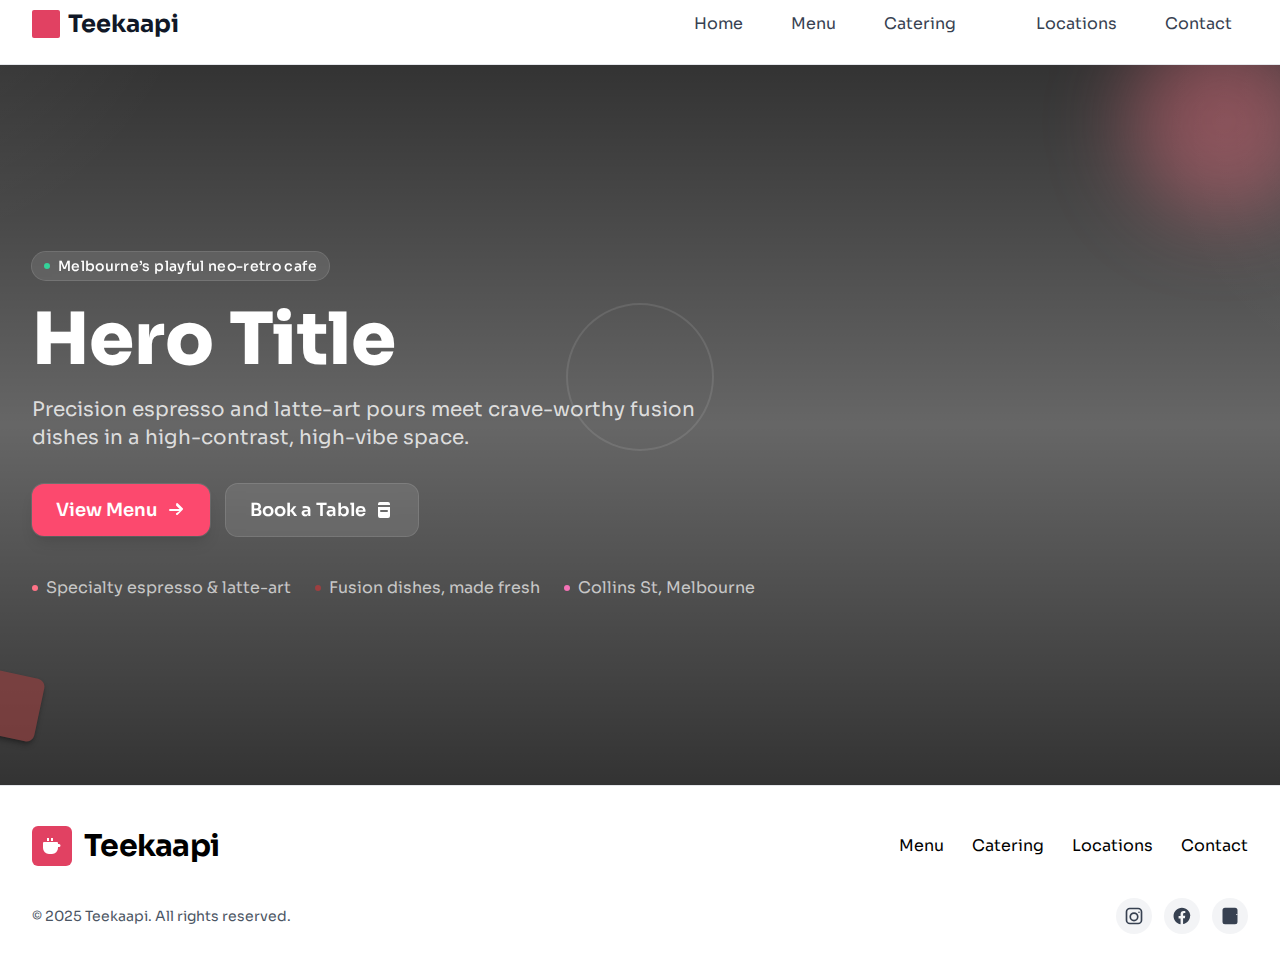
<file: home.html>
<!DOCTYPE html> 
<html lang="en" wp-template wp-template-export-as="page-home.php" data-pgc-master="index.html" data-pgc-field="template"> 
    <head> 
        <meta charset="utf-8"> 
        <meta name="viewport" content="width=device-width, initial-scale=1, shrink-to-fit=no"> 
        <title>New block theme</title>
        <link href="tailwind_theme/tailwind.css" rel="stylesheet" type="text/css">
    </head>     
    <body>
        <nav class="not-prose bg-white dark:bg-black border-b border-gray-200 dark:border-gray-800 font-sans" aria-label="Primary">
            <div class="mx-auto max-w-7xl px-4 sm:px-6 lg:px-8">
                <div class="grid grid-cols-[1fr_auto] h-14 items-center sm:h-16"><a href="/" class="flex items-center gap-2 text-gray-900 dark:text-white font-bold text-xl sm:text-2xl"> <span class="inline-block h-6 w-6 sm:h-7 sm:w-7 rounded-sm bg-primary-600"></span> <span>Teekaapi</span> </a>
                    <ul class="flex gap-4 items-center justify-center overflow-x-auto px-2 text-gray-700 text-sm whitespace-nowrap dark:text-gray-200 sm:gap-6 sm:text-base xl:gap-8">
                        <li><a href="/" class="px-2 py-1 rounded focus-visible:outline-none focus-visible:ring-2 focus-visible:ring-primary-500 focus-visible:ring-offset-2 focus-visible:ring-offset-white dark:focus-visible:ring-offset-black hover:text-primary-600 dark:hover:text-primary-400 transition-colors">Home</a>
                        </li>
                        <li><a href="/menu" class="px-2 py-1 rounded focus-visible:outline-none focus-visible:ring-2 focus-visible:ring-primary-500 focus-visible:ring-offset-2 focus-visible:ring-offset-white dark:focus-visible:ring-offset-black hover:text-primary-600 dark:hover:text-primary-400 transition-colors">Menu</a>
                        </li>
                        <li><a href="/catering" class="px-2 py-1 rounded focus-visible:outline-none focus-visible:ring-2 focus-visible:ring-primary-500 focus-visible:ring-offset-2 focus-visible:ring-offset-white dark:focus-visible:ring-offset-black hover:text-primary-600 dark:hover:text-primary-400 transition-colors">Catering</a>
                        </li>
                        <li>
</li>
                        <li><a href="/locations" class="px-2 py-1 rounded focus-visible:outline-none focus-visible:ring-2 focus-visible:ring-primary-500 focus-visible:ring-offset-2 focus-visible:ring-offset-white dark:focus-visible:ring-offset-black hover:text-primary-600 dark:hover:text-primary-400 transition-colors">Locations</a>
                        </li>
                        <li><a href="/contact" class="px-2 py-1 rounded focus-visible:outline-none focus-visible:ring-2 focus-visible:ring-primary-500 focus-visible:ring-offset-2 focus-visible:ring-offset-white dark:focus-visible:ring-offset-black hover:text-primary-600 dark:hover:text-primary-400 transition-colors">Contact</a>
                        </li>
                    </ul>
                    <div class="justify-self-end"></div>
                </div>
            </div>
        </nav>
        <main wp-site-content data-pgc-field="main">
            <section class="not-prose relative overflow-hidden font-sans text-white" cms-block="hero" cms-block-title="Hero Section" cms-block-editor-style="tailwind_theme/tailwind_for_wp_editor.css" cms-block-style="tailwind_theme/tailwind.css">
                <div class="absolute inset-0 -z-10">
                    <div class="absolute bg-[url('https://images.unsplash.com/photo-1528425691359-95265ee9a603?ixid=M3wyMDkyMnwwfDF8c2VhcmNofDd8fGVzcHJlc3NvJTIwcG91cnxlbnwwfHx8fDE3NjMyMDcxMDV8MA&ixlib=rb-4.1.0q=85&fm=jpg&crop=faces&cs=srgb&w=1200&h=800&fit=crop')] bg-center bg-cover inset-0" cms-block-bg-image></div>
                    <div class="absolute inset-0 bg-gradient-to-b from-black/80 via-black/60 to-black/80"></div>
                    <div class="absolute inset-0 [background-image:radial-gradient(35rem_35rem_at_-10%_-20%,rgba(255,255,255,0.08)_0%,rgba(255,255,255,0.0)_60%),radial-gradient(28rem_28rem_at_110%_10%,rgba(255,255,255,0.06)_0%,rgba(255,255,255,0.0)_55%)]"></div>
                </div>
                <div class="relative z-10 mx-auto flex min-h-[70vh] items-center px-4 py-24 sm:px-6 md:min-h-[80vh] md:py-32 lg:max-w-screen-xl lg:px-8 lg:py-40">
                    <div class="w-full">
                        <span class="inline-flex items-center gap-2 rounded-full bg-white/10 px-3 py-1 text-xs font-medium tracking-wide ring-1 ring-white/20 backdrop-blur sm:text-sm" cms-block-label> <span class="h-1.5 w-1.5 rounded-full bg-green-400 animate-pulse"></span>
        Melbourne’s playful neo-retro cafe </span>
                        <h1 class="mt-6 text-4xl font-extrabold leading-tight sm:text-5xl md:text-6xl lg:text-7xl" cms-block-field="title" cms-block-field-type="content" cms-block-field-title="Title">Hero Title</h1>
                        <p class="mt-5 max-w-2xl text-base text-white/80 sm:text-lg md:text-xl" cms-block-text>
        Precision espresso and latte-art pours meet crave-worthy fusion dishes in a high-contrast, high-vibe space. </p>
                        <div class="mt-8 flex flex-col items-stretch gap-3 sm:flex-row sm:items-center sm:gap-4">
                            <a href="#menu" class="group inline-flex items-center justify-center gap-2 rounded-xl bg-primary-500 px-6 py-3 text-base font-semibold text-white shadow-lg ring-1 ring-white/10 transition-all duration-300 hover:-translate-y-0.5 hover:brightness-110 focus-visible:outline-none focus-visible:ring-2 focus-visible:ring-white/80 md:text-lg" cms-block-primary-cta-text cms-block-primary-cta-url>
          View Menu <svg class="h-5 w-5 transition-transform duration-300 group-hover:translate-x-0.5" aria-hidden="true" version="1.1" xmlns="http://www.w3.org/2000/svg" viewBox="0 0 20 20" xml:space fill="currentColor" stroke> 
                                    <path fill-rule="evenodd" d="M10.293 3.293a1 1 0 011.414 0l5 5a.997.997 0 010 1.414l-5 5a1 1 0 11-1.414-1.414L13.586 11H4a1 1 0 110-2h9.586l-3.293-3.293a1 1 0 010-1.414z" clip-rule="evenodd"></path>                                     
                                </svg> </a>
                            <a href="#book" class="group inline-flex items-center justify-center gap-2 rounded-xl bg-white/10 px-6 py-3 text-base font-semibold text-white ring-1 ring-white/20 backdrop-blur transition-all duration-300 hover:-translate-y-0.5 hover:bg-white/20 focus-visible:outline-none focus-visible:ring-2 focus-visible:ring-white/80 md:text-lg" cms-block-secondary-cta-text cms-block-secondary-cta-url>
          Book a Table <svg class="h-5 w-5 transition-transform duration-300 group-hover:translate-x-0.5" aria-hidden="true" version="1.1" xmlns="http://www.w3.org/2000/svg" viewBox="0 0 20 20" xml:space fill="currentColor" stroke> 
                                    <path d="M6 2a2 2 0 00-2 2v1h12V4a2 2 0 00-2-2H6zM4 7h12v9a2 2 0 01-2 2H6a2 2 0 01-2-2V7zm3 3a1 1 0 100 2h6a1 1 0 100-2H7z"></path>                                     
                                </svg> </a>
                        </div>
                        <div class="mt-10 flex flex-wrap items-center gap-x-6 gap-y-3 text-sm text-white/70 md:text-base" cms-block-features>
                            <div class="flex items-center gap-2" cms-block-feature-1>
                                <span class="h-1.5 w-1.5 rounded-full bg-primary-400"></span>
                                Specialty espresso & latte-art
                            </div>
                            <div class="flex items-center gap-2" cms-block-feature-2>
                                <span class="h-1.5 w-1.5 rounded-full bg-secondary-400"></span>
                                Fusion dishes, made fresh
                            </div>
                            <div class="flex items-center gap-2" cms-block-feature-3>
                                <span class="h-1.5 w-1.5 rounded-full bg-pink-400"></span>
                                Collins St, Melbourne
                            </div>
                        </div>
                    </div>
                </div>
                <span aria-hidden="true" class="pointer-events-none absolute -right-10 -top-10 h-48 w-48 rounded-full bg-primary-400/40 blur-2xl motion-safe:animate-pulse"></span>
                <span aria-hidden="true" class="pointer-events-none absolute -left-6 bottom-12 h-16 w-16 rotate-12 rounded-lg bg-secondary-400/60 shadow-md shadow-black/30"></span>
                <span aria-hidden="true" class="pointer-events-none absolute left-1/2 top-1/3 h-36 w-36 -translate-x-1/2 rounded-full ring-2 ring-white/10"></span>
            </section>
        </main>
        <footer class="not-prose font-sans border-t border-gray-200 dark:border-gray-800 bg-white text-black dark:bg-gray-950 dark:text-white">
            <div class="mx-auto max-w-7xl px-4 sm:px-6 lg:px-8 py-8 sm:py-10">
                <div class="flex flex-col gap-8 md:flex-row md:items-center md:justify-between"><a href="/" class="flex items-center gap-3 group" data-pgc-field="Brand link"> <span class="inline-flex h-10 w-10 items-center justify-center rounded-md bg-primary-600 text-white transition-transform group-hover:rotate-3 group-hover:scale-105"> <svg class="h-6 w-6" aria-hidden="true" version="1.1" xmlns="http://www.w3.org/2000/svg" viewBox="0 0 24 24" xml:space fill="currentColor" stroke> 
                                <path d="M6 8h11a1 1 0 011 1v5a6 6 0 01-6 6H9a6 6 0 01-6-6V9a1 1 0 011-1h2zm12 2v3h1a1.5 1.5 0 000-3h-1zM7 4h2v3H7V4zm4 0h2v3h-2V4z"/> 
                            </svg> </span> <span class="text-2xl sm:text-3xl font-bold tracking-tight" data-pgc-field="Brand text">Teekaapi</span> </a>
                    <nav>
                        <ul class="flex flex-wrap items-center gap-5 sm:gap-7 text-sm sm:text-base">
                            <li>
                                <a href="/menu.html" class="rounded transition-colors hover:text-primary-600 focus-visible:outline-none focus-visible:ring-2 focus-visible:ring-primary-600" data-pgc-field="Menu link">Menu</a>
                            </li>
                            <li>
                                <a href="/catering.html" class="rounded transition-colors hover:text-primary-600 focus-visible:outline-none focus-visible:ring-2 focus-visible:ring-primary-600" data-pgc-field="Catering link">Catering</a>
                            </li>
                            <li>
                                <a href="/locations.html" class="rounded transition-colors hover:text-primary-600 focus-visible:outline-none focus-visible:ring-2 focus-visible:ring-primary-600" data-pgc-field="Order link">Locations</a>
                            </li>
                            <li>
                                <a href="/contact.html" class="rounded transition-colors hover:text-primary-600 focus-visible:outline-none focus-visible:ring-2 focus-visible:ring-primary-600" data-pgc-field="Contact link">Contact</a>
                            </li>
                        </ul>
                    </nav>
                </div>
                <div class="mt-8 flex flex-col-reverse gap-6 sm:flex-row sm:items-center sm:justify-between">
                    <p class="text-xs sm:text-sm text-gray-600 dark:text-gray-400" data-pgc-field="Copyright text">© 2025 Teekaapi. All rights reserved.</p>
                    <div class="flex items-center gap-3"><a href="#" aria-label="Instagram" class="inline-flex h-9 w-9 items-center justify-center rounded-full bg-gray-100 text-gray-700 hover:text-primary-600 dark:bg-gray-900 dark:text-gray-300 transition-colors focus-visible:outline-none focus-visible:ring-2 focus-visible:ring-primary-600" data-pgc-field="Instagram link"> <svg class="h-5 w-5" aria-hidden="true" version="1.1" xmlns="http://www.w3.org/2000/svg" viewBox="0 0 24 24" xml:space fill="currentColor" stroke> 
                                <path d="M7 2h10a5 5 0 015 5v10a5 5 0 01-5 5H7a5 5 0 01-5-5V7a5 5 0 015-5zm0 2a3 3 0 00-3 3v10a3 3 0 003 3h10a3 3 0 003-3V7a3 3 0 00-3-3H7zm5 3.5a5.5 5.5 0 110 11 5.5 5.5 0 010-11zm0 2a3.5 3.5 0 100 7 3.5 3.5 0 000-7zM18 6.5a1 1 0 110 2 1 1 0 010-2z"/> 
                            </svg> </a><a href="#" aria-label="Facebook" class="inline-flex h-9 w-9 items-center justify-center rounded-full bg-gray-100 text-gray-700 hover:text-primary-600 dark:bg-gray-900 dark:text-gray-300 transition-colors focus-visible:outline-none focus-visible:ring-2 focus-visible:ring-primary-600" data-pgc-field="Facebook link"> <svg class="h-5 w-5" aria-hidden="true" version="1.1" xmlns="http://www.w3.org/2000/svg" viewBox="0 0 24 24" xml:space fill="currentColor" stroke> 
                                <path d="M22 12.07C22 6.48 17.52 2 11.93 2 6.34 2 1.86 6.48 1.86 12.07c0 4.99 3.66 9.13 8.44 9.94v-7.03H7.9v-2.9h2.4V9.64c0-2.37 1.42-3.68 3.59-3.68 1.04 0 2.12.19 2.12.19v2.33h-1.19c-1.17 0-1.53.73-1.53 1.48v1.79h2.6l-.42 2.9h-2.18v7.03c4.78-.81 8.44-4.95 8.44-9.94z"/> 
                            </svg> </a><a href="#" aria-label="Email" class="inline-flex h-9 w-9 items-center justify-center rounded-full bg-gray-100 text-gray-700 hover:text-primary-600 dark:bg-gray-900 dark:text-gray-300 transition-colors focus-visible:outline-none focus-visible:ring-2 focus-visible:ring-primary-600" data-pgc-field="Email link"> <svg class="h-5 w-5" aria-hidden="true" version="1.1" xmlns="http://www.w3.org/2000/svg" viewBox="0 0 24 24" xml:space fill="currentColor" stroke> 
                                <path d="M3 5a3 3 0 013-3h12a3 3 0 013 3v14a3 3 0 01-3 3H6a3 3 0 01-3-3V5zm2 .5h14a.5.5 0 01.5.5v.38l-6.93 5.2a3 3 0 01-3.64 0L4.5 6.38V6a.5.5 0 01.5-.5zm14.5 4.12V19a.5.5 0 01-.5.5H6A.5.5 0 015.5 19v-9.38l5.24 3.94a5 5 0 005.52 0l5.24-3.94z"/> 
                            </svg> </a>
                    </div>
                </div>
            </div>
        </footer>
    </body>     
</html>
</file>
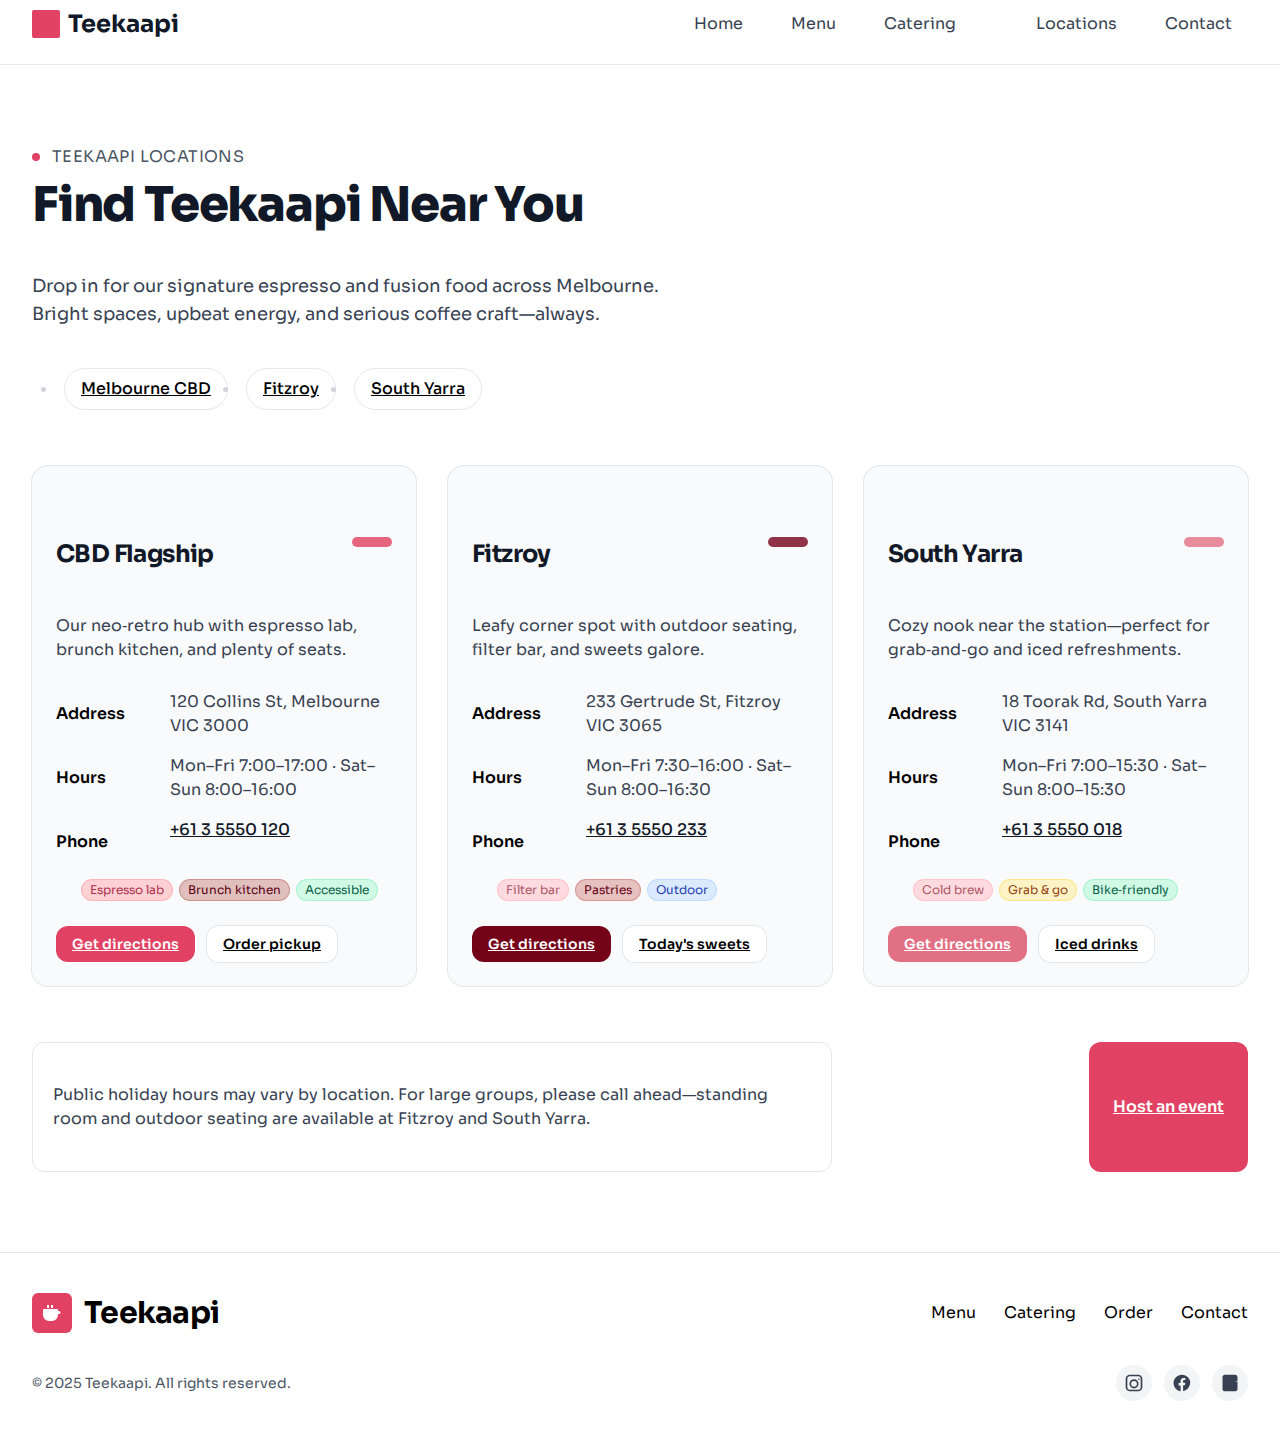
<file: locations.html>
<!DOCTYPE html> 
<html lang="en" wp-template wp-template-export-as="page-locations.php" data-pgc-master="index.html" data-pgc-field="template"> 
    <head> 
        <meta charset="utf-8"> 
        <meta name="viewport" content="width=device-width, initial-scale=1, shrink-to-fit=no"> 
        <title>New block theme</title>
        <link href="tailwind_theme/tailwind.css" rel="stylesheet" type="text/css">
    </head>     
    <body>
        <nav class="not-prose bg-white dark:bg-black border-b border-gray-200 dark:border-gray-800 font-sans" aria-label="Primary">
            <div class="mx-auto max-w-7xl px-4 sm:px-6 lg:px-8">
                <div class="grid grid-cols-[1fr_auto] h-14 items-center sm:h-16">
                    <a href="/" class="flex items-center gap-2 text-gray-900 dark:text-white font-bold text-xl sm:text-2xl"> <span class="inline-block h-6 w-6 sm:h-7 sm:w-7 rounded-sm bg-primary-600"></span> <span>Teekaapi</span> </a>
                    <ul class="flex gap-4 items-center justify-center overflow-x-auto px-2 text-gray-700 text-sm whitespace-nowrap dark:text-gray-200 sm:gap-6 sm:text-base xl:gap-8">
                        <li>
                            <a href="/" class="px-2 py-1 rounded focus-visible:outline-none focus-visible:ring-2 focus-visible:ring-primary-500 focus-visible:ring-offset-2 focus-visible:ring-offset-white dark:focus-visible:ring-offset-black hover:text-primary-600 dark:hover:text-primary-400 transition-colors">Home</a>
                        </li>
                        <li>
                            <a href="/menu" class="px-2 py-1 rounded focus-visible:outline-none focus-visible:ring-2 focus-visible:ring-primary-500 focus-visible:ring-offset-2 focus-visible:ring-offset-white dark:focus-visible:ring-offset-black hover:text-primary-600 dark:hover:text-primary-400 transition-colors">Menu</a>
                        </li>
                        <li>
                            <a href="/catering" class="px-2 py-1 rounded focus-visible:outline-none focus-visible:ring-2 focus-visible:ring-primary-500 focus-visible:ring-offset-2 focus-visible:ring-offset-white dark:focus-visible:ring-offset-black hover:text-primary-600 dark:hover:text-primary-400 transition-colors">Catering</a>
                        </li>
                        <li>
</li>
                        <li>
                            <a href="/locations" class="px-2 py-1 rounded focus-visible:outline-none focus-visible:ring-2 focus-visible:ring-primary-500 focus-visible:ring-offset-2 focus-visible:ring-offset-white dark:focus-visible:ring-offset-black hover:text-primary-600 dark:hover:text-primary-400 transition-colors">Locations</a>
                        </li>
                        <li>
                            <a href="/contact" class="px-2 py-1 rounded focus-visible:outline-none focus-visible:ring-2 focus-visible:ring-primary-500 focus-visible:ring-offset-2 focus-visible:ring-offset-white dark:focus-visible:ring-offset-black hover:text-primary-600 dark:hover:text-primary-400 transition-colors">Contact</a>
                        </li>
                    </ul>
                    <div class="justify-self-end"></div>
                </div>
            </div>
        </nav>
        <main wp-site-content data-pgc-field="main"> 
            <section id="locations" aria-labelledby="locations-heading" class="relative w-full bg-white dark:bg-black text-black dark:text-white"> 
                <div class="max-w-7xl mx-auto px-4 sm:px-6 lg:px-8 py-12 sm:py-14 md:py-20"> 
                    <header class="mb-8 sm:mb-10 md:mb-12"> 
                        <div class="flex items-center gap-3">
                            <span class="inline-flex h-2 w-2 rounded-full bg-primary-600 dark:bg-primary-500"></span>
                            <span class="text-sm sm:text-base tracking-wide uppercase text-gray-600 dark:text-gray-300 font-sans">Teekaapi Locations</span> 
                        </div>                         
                        <h1 id="locations-heading" class="mt-3 text-3xl sm:text-4xl md:text-5xl font-sans font-extrabold tracking-tight">Find Teekaapi Near You</h1> 
                        <p class="mt-3 sm:mt-4 text-base sm:text-lg text-gray-700 dark:text-gray-300 max-w-2xl"> Drop in for our signature espresso and fusion food across Melbourne. Bright spaces, upbeat energy, and serious coffee craft—always.</p> 
                        <nav aria-label="Location areas" class="mt-6 sm:mt-8"> 
                            <ul class="flex flex-wrap gap-2 sm:gap-3"> 
                                <li>
                                    <a href="#cbd" class="inline-flex items-center gap-2 rounded-full border border-gray-200 dark:border-gray-700 px-3 py-1.5 sm:px-4 sm:py-2 text-sm sm:text-base bg-white dark:bg-gray-900 hover:bg-primary-50 dark:hover:bg-gray-800 text-black dark:text-white transition-colors">Melbourne CBD</a>
                                </li>                                 
                                <li>
                                    <a href="#fitzroy" class="inline-flex items-center gap-2 rounded-full border border-gray-200 dark:border-gray-700 px-3 py-1.5 sm:px-4 sm:py-2 text-sm sm:text-base bg-white dark:bg-gray-900 hover:bg-primary-50 dark:hover:bg-gray-800 text-black dark:text-white transition-colors">Fitzroy</a>
                                </li>                                 
                                <li>
                                    <a href="#south-yarra" class="inline-flex items-center gap-2 rounded-full border border-gray-200 dark:border-gray-700 px-3 py-1.5 sm:px-4 sm:py-2 text-sm sm:text-base bg-white dark:bg-gray-900 hover:bg-primary-50 dark:hover:bg-gray-800 text-black dark:text-white transition-colors">South Yarra</a>
                                </li>                                 
                            </ul>                             
                        </nav>                         
                    </header>                     
                    <div class="grid grid-cols-1 md:grid-cols-2 xl:grid-cols-3 gap-6 sm:gap-7 md:gap-8"> 
                        <article id="cbd" class="group rounded-2xl bg-gray-50 dark:bg-gray-900 ring-1 ring-gray-200 dark:ring-gray-800 p-6 transition-all"> 
                            <div class="flex items-center justify-between mb-3"> 
                                <h2 class="text-xl sm:text-2xl font-bold font-sans tracking-tight">CBD Flagship</h2> <span class="inline-flex h-2.5 w-10 rounded-full bg-primary-600/80 dark:bg-primary-500/80"></span> 
                            </div>                             
                            <p class="text-sm sm:text-base text-gray-700 dark:text-gray-300">Our neo‑retro hub with espresso lab, brunch kitchen, and plenty of seats.</p> 
                            <dl class="mt-4 space-y-2 text-sm sm:text-base text-gray-700 dark:text-gray-300"> 
                                <div class="flex gap-2"> 
                                    <dt class="min-w-20 [width:5rem] font-semibold text-black dark:text-white">Address</dt> 
                                    <dd>120 Collins St, Melbourne VIC 3000</dd>                                     
                                </div>                                 
                                <div class="flex gap-2"> 
                                    <dt class="min-w-20 [width:5rem] font-semibold text-black dark:text-white">Hours</dt> 
                                    <dd>Mon–Fri 7:00–17:00 · Sat–Sun 8:00–16:00</dd>                                     
                                </div>                                 
                                <div class="flex gap-2"> 
                                    <dt class="min-w-20 [width:5rem] font-semibold text-black dark:text-white">Phone</dt> 
                                    <dd>
                                        <a href="tel:+6135550120" class="hover:text-primary-600 dark:hover:text-primary-400 transition-colors">+61 3 5550 120</a>
                                    </dd>                                     
                                </div>                                 
                            </dl>                             
                            <ul class="mt-4 flex flex-wrap gap-2"> 
                                <li class="inline-flex items-center rounded-full bg-primary-100 dark:bg-primary-900/40 text-primary-800 dark:text-primary-300 ring-1 ring-primary-200 dark:ring-primary-800 px-2 py-0.5 text-xs">Espresso lab</li>                                 
                                <li class="inline-flex items-center rounded-full bg-secondary-100 dark:bg-secondary-900/40 text-secondary-800 dark:text-secondary-300 ring-1 ring-secondary-200 dark:ring-secondary-800 px-2 py-0.5 text-xs">Brunch kitchen</li>                                 
                                <li class="inline-flex items-center rounded-full bg-green-100 dark:bg-green-900/30 text-green-800 dark:text-green-300 ring-1 ring-green-200 dark:ring-green-800 px-2 py-0.5 text-xs">Accessible</li>                                 
                            </ul>                             
                            <div class="mt-5 flex flex-wrap gap-3"> <a href="https://maps.google.com/?q=120%20Collins%20St%2C%20Melbourne%20VIC%203000" class="inline-flex items-center justify-center rounded-xl bg-primary-600 hover:bg-primary-700 dark:bg-primary-500 dark:hover:bg-primary-600 text-white font-semibold px-4 py-2 text-sm transition-colors">Get directions</a> <a href="/menu#order" class="inline-flex items-center justify-center rounded-xl bg-white hover:bg-gray-50 dark:bg-gray-800 dark:hover:bg-gray-700 text-black dark:text-white ring-1 ring-gray-200 dark:ring-gray-700 font-semibold px-4 py-2 text-sm transition-colors">Order pickup</a> 
                            </div>                             
                        </article>                         
                        <article id="fitzroy" class="group rounded-2xl bg-gray-50 dark:bg-gray-900 ring-1 ring-gray-200 dark:ring-gray-800 p-6 transition-all"> 
                            <div class="flex items-center justify-between mb-3"> 
                                <h2 class="text-xl sm:text-2xl font-bold font-sans tracking-tight">Fitzroy</h2> <span class="inline-flex h-2.5 w-10 rounded-full bg-secondary-600/80 dark:bg-secondary-500/80"></span> 
                            </div>                             
                            <p class="text-sm sm:text-base text-gray-700 dark:text-gray-300">Leafy corner spot with outdoor seating, filter bar, and sweets galore.</p> 
                            <dl class="mt-4 space-y-2 text-sm sm:text-base text-gray-700 dark:text-gray-300"> 
                                <div class="flex gap-2"> 
                                    <dt class="min-w-20 [width:5rem] font-semibold text-black dark:text-white">Address</dt> 
                                    <dd>233 Gertrude St, Fitzroy VIC 3065</dd>                                     
                                </div>                                 
                                <div class="flex gap-2"> 
                                    <dt class="min-w-20 [width:5rem] font-semibold text-black dark:text-white">Hours</dt> 
                                    <dd>Mon–Fri 7:30–16:00 · Sat–Sun 8:00–16:30</dd>                                     
                                </div>                                 
                                <div class="flex gap-2"> 
                                    <dt class="min-w-20 [width:5rem] font-semibold text-black dark:text-white">Phone</dt> 
                                    <dd>
                                        <a href="tel:+6135550233" class="hover:text-primary-600 dark:hover:text-primary-400 transition-colors">+61 3 5550 233</a>
                                    </dd>                                     
                                </div>                                 
                            </dl>                             
                            <ul class="mt-4 flex flex-wrap gap-2"> 
                                <li class="inline-flex items-center rounded-full bg-color3-100 dark:bg-color3-900/40 text-color3-800 dark:text-color3-300 ring-1 ring-color3-200 dark:ring-color3-800 px-2 py-0.5 text-xs">Filter bar</li>                                 
                                <li class="inline-flex items-center rounded-full bg-color4-100 dark:bg-color4-900/40 text-color4-800 dark:text-color4-300 ring-1 ring-color4-200 dark:ring-color4-800 px-2 py-0.5 text-xs">Pastries</li>                                 
                                <li class="inline-flex items-center rounded-full bg-blue-100 dark:bg-blue-900/30 text-blue-800 dark:text-blue-300 ring-1 ring-blue-200 dark:ring-blue-800 px-2 py-0.5 text-xs">Outdoor</li>                                 
                            </ul>                             
                            <div class="mt-5 flex flex-wrap gap-3"> <a href="https://maps.google.com/?q=233%20Gertrude%20St%2C%20Fitzroy%20VIC%203065" class="inline-flex items-center justify-center rounded-xl bg-secondary-600 hover:bg-secondary-700 dark:bg-secondary-500 dark:hover:bg-secondary-600 text-white font-semibold px-4 py-2 text-sm transition-colors">Get directions</a> <a href="/menu#pastries" class="inline-flex items-center justify-center rounded-xl bg-white hover:bg-gray-50 dark:bg-gray-800 dark:hover:bg-gray-700 text-black dark:text-white ring-1 ring-gray-200 dark:ring-gray-700 font-semibold px-4 py-2 text-sm transition-colors">Today's sweets</a> 
                            </div>                             
                        </article>                         
                        <article id="south-yarra" class="group rounded-2xl bg-gray-50 dark:bg-gray-900 ring-1 ring-gray-200 dark:ring-gray-800 p-6 transition-all"> 
                            <div class="flex items-center justify-between mb-3"> 
                                <h2 class="text-xl sm:text-2xl font-bold font-sans tracking-tight">South Yarra</h2> <span class="inline-flex h-2.5 w-10 rounded-full bg-color3-600/80 dark:bg-color3-500/80"></span> 
                            </div>                             
                            <p class="text-sm sm:text-base text-gray-700 dark:text-gray-300">Cozy nook near the station—perfect for grab‑and‑go and iced refreshments.</p> 
                            <dl class="mt-4 space-y-2 text-sm sm:text-base text-gray-700 dark:text-gray-300"> 
                                <div class="flex gap-2"> 
                                    <dt class="min-w-20 [width:5rem] font-semibold text-black dark:text-white">Address</dt> 
                                    <dd>18 Toorak Rd, South Yarra VIC 3141</dd>                                     
                                </div>                                 
                                <div class="flex gap-2"> 
                                    <dt class="min-w-20 [width:5rem] font-semibold text-black dark:text-white">Hours</dt> 
                                    <dd>Mon–Fri 7:00–15:30 · Sat–Sun 8:00–15:30</dd>                                     
                                </div>                                 
                                <div class="flex gap-2"> 
                                    <dt class="min-w-20 [width:5rem] font-semibold text-black dark:text-white">Phone</dt> 
                                    <dd>
                                        <a href="tel:+6135550018" class="hover:text-primary-600 dark:hover:text-primary-400 transition-colors">+61 3 5550 018</a>
                                    </dd>                                     
                                </div>                                 
                            </dl>                             
                            <ul class="mt-4 flex flex-wrap gap-2"> 
                                <li class="inline-flex items-center rounded-full bg-color3-100 dark:bg-color3-900/40 text-color3-800 dark:text-color3-300 ring-1 ring-color3-200 dark:ring-color3-800 px-2 py-0.5 text-xs">Cold brew</li>                                 
                                <li class="inline-flex items-center rounded-full bg-yellow-100 dark:bg-yellow-900/30 text-yellow-800 dark:text-yellow-300 ring-1 ring-yellow-200 dark:ring-yellow-800 px-2 py-0.5 text-xs">Grab & go</li>                                 
                                <li class="inline-flex items-center rounded-full bg-green-100 dark:bg-green-900/30 text-green-800 dark:text-green-300 ring-1 ring-green-200 dark:ring-green-800 px-2 py-0.5 text-xs">Bike‑friendly</li>                                 
                            </ul>                             
                            <div class="mt-5 flex flex-wrap gap-3"> <a href="https://maps.google.com/?q=18%20Toorak%20Rd%2C%20South%20Yarra%20VIC%203141" class="inline-flex items-center justify-center rounded-xl bg-color3-600 hover:bg-color3-700 dark:bg-color3-500 dark:hover:bg-color3-600 text-white font-semibold px-4 py-2 text-sm transition-colors">Get directions</a> <a href="/menu#cold-refresh" class="inline-flex items-center justify-center rounded-xl bg-white hover:bg-gray-50 dark:bg-gray-800 dark:hover:bg-gray-700 text-black dark:text-white ring-1 ring-gray-200 dark:ring-gray-700 font-semibold px-4 py-2 text-sm transition-colors">Iced drinks</a> 
                            </div>                             
                        </article>                         
                    </div>                     
                    <div class="mt-10 sm:mt-12 md:mt-14 grid grid-cols-1 gap-4 sm:gap-6 md:gap-8 md:grid-cols-3"> 
                        <div class="md:col-span-2"> 
                            <div class="rounded-xl border border-gray-200 dark:border-gray-800 bg-white dark:bg-gray-900 p-4 sm:p-5"> 
                                <p class="text-sm sm:text-base text-gray-700 dark:text-gray-300"> Public holiday hours may vary by location. For large groups, please call ahead—standing room and outdoor seating are available at Fitzroy and South Yarra. </p> 
                            </div>                             
                        </div>                         
                        <div class="flex md:justify-end"> <a href="/contact#catering" class="inline-flex items-center justify-center rounded-xl bg-primary-600 hover:bg-primary-700 dark:bg-primary-500 dark:hover:bg-primary-600 text-white font-semibold px-5 py-3 sm:px-6 sm:py-3.5 text-sm sm:text-base transition-colors w-full md:w-auto">Host an event</a> 
                        </div>                         
                    </div>                     
                </div>                 
            </section>
        </main>
        <footer class="not-prose font-sans border-t border-gray-200 dark:border-gray-800 bg-white text-black dark:bg-gray-950 dark:text-white">
            <div class="mx-auto max-w-7xl px-4 sm:px-6 lg:px-8 py-8 sm:py-10">
                <div class="flex flex-col gap-8 md:flex-row md:items-center md:justify-between">
                    <a href="/" class="flex items-center gap-3 group" data-pgc-field="Brand link"> <span class="inline-flex h-10 w-10 items-center justify-center rounded-md bg-primary-600 text-white transition-transform group-hover:rotate-3 group-hover:scale-105"> <svg class="h-6 w-6" aria-hidden="true" viewBox="0 0 24 24" xmlns="http://www.w3.org/2000/svg" version="1.1" xml:space fill="currentColor" stroke> 
                                <path d="M6 8h11a1 1 0 011 1v5a6 6 0 01-6 6H9a6 6 0 01-6-6V9a1 1 0 011-1h2zm12 2v3h1a1.5 1.5 0 000-3h-1zM7 4h2v3H7V4zm4 0h2v3h-2V4z"/> 
                            </svg> </span> <span class="text-2xl sm:text-3xl font-bold tracking-tight" data-pgc-field="Brand text">Teekaapi</span> </a>
                    <nav>
                        <ul class="flex flex-wrap items-center gap-5 sm:gap-7 text-sm sm:text-base">
                            <li><a href="#" class="rounded transition-colors hover:text-primary-600 focus-visible:outline-none focus-visible:ring-2 focus-visible:ring-primary-600" data-pgc-field="Menu link">Menu</a>
                            </li>
                            <li><a href="#" class="rounded transition-colors hover:text-primary-600 focus-visible:outline-none focus-visible:ring-2 focus-visible:ring-primary-600" data-pgc-field="Catering link">Catering</a>
                            </li>
                            <li><a href="#" class="rounded transition-colors hover:text-primary-600 focus-visible:outline-none focus-visible:ring-2 focus-visible:ring-primary-600" data-pgc-field="Order link">Order</a>
                            </li>
                            <li><a href="#" class="rounded transition-colors hover:text-primary-600 focus-visible:outline-none focus-visible:ring-2 focus-visible:ring-primary-600" data-pgc-field="Contact link">Contact</a>
                            </li>
                        </ul>
                    </nav>
                </div>
                <div class="mt-8 flex flex-col-reverse gap-6 sm:flex-row sm:items-center sm:justify-between">
                    <p class="text-xs sm:text-sm text-gray-600 dark:text-gray-400" data-pgc-field="Copyright text">© 2025 Teekaapi. All rights reserved.</p>
                    <div class="flex items-center gap-3">
                        <a href="#" aria-label="Instagram" class="inline-flex h-9 w-9 items-center justify-center rounded-full bg-gray-100 text-gray-700 hover:text-primary-600 dark:bg-gray-900 dark:text-gray-300 transition-colors focus-visible:outline-none focus-visible:ring-2 focus-visible:ring-primary-600" data-pgc-field="Instagram link"> <svg class="h-5 w-5" aria-hidden="true" viewBox="0 0 24 24" xmlns="http://www.w3.org/2000/svg" version="1.1" xml:space fill="currentColor" stroke> 
                                <path d="M7 2h10a5 5 0 015 5v10a5 5 0 01-5 5H7a5 5 0 01-5-5V7a5 5 0 015-5zm0 2a3 3 0 00-3 3v10a3 3 0 003 3h10a3 3 0 003-3V7a3 3 0 00-3-3H7zm5 3.5a5.5 5.5 0 110 11 5.5 5.5 0 010-11zm0 2a3.5 3.5 0 100 7 3.5 3.5 0 000-7zM18 6.5a1 1 0 110 2 1 1 0 010-2z"/> 
                            </svg> </a>
                        <a href="#" aria-label="Facebook" class="inline-flex h-9 w-9 items-center justify-center rounded-full bg-gray-100 text-gray-700 hover:text-primary-600 dark:bg-gray-900 dark:text-gray-300 transition-colors focus-visible:outline-none focus-visible:ring-2 focus-visible:ring-primary-600" data-pgc-field="Facebook link"> <svg class="h-5 w-5" aria-hidden="true" viewBox="0 0 24 24" xmlns="http://www.w3.org/2000/svg" version="1.1" xml:space fill="currentColor" stroke> 
                                <path d="M22 12.07C22 6.48 17.52 2 11.93 2 6.34 2 1.86 6.48 1.86 12.07c0 4.99 3.66 9.13 8.44 9.94v-7.03H7.9v-2.9h2.4V9.64c0-2.37 1.42-3.68 3.59-3.68 1.04 0 2.12.19 2.12.19v2.33h-1.19c-1.17 0-1.53.73-1.53 1.48v1.79h2.6l-.42 2.9h-2.18v7.03c4.78-.81 8.44-4.95 8.44-9.94z"/> 
                            </svg> </a>
                        <a href="#" aria-label="Email" class="inline-flex h-9 w-9 items-center justify-center rounded-full bg-gray-100 text-gray-700 hover:text-primary-600 dark:bg-gray-900 dark:text-gray-300 transition-colors focus-visible:outline-none focus-visible:ring-2 focus-visible:ring-primary-600" data-pgc-field="Email link"> <svg class="h-5 w-5" aria-hidden="true" viewBox="0 0 24 24" xmlns="http://www.w3.org/2000/svg" version="1.1" xml:space fill="currentColor" stroke> 
                                <path d="M3 5a3 3 0 013-3h12a3 3 0 013 3v14a3 3 0 01-3 3H6a3 3 0 01-3-3V5zm2 .5h14a.5.5 0 01.5.5v.38l-6.93 5.2a3 3 0 01-3.64 0L4.5 6.38V6a.5.5 0 01.5-.5zm14.5 4.12V19a.5.5 0 01-.5.5H6A.5.5 0 015.5 19v-9.38l5.24 3.94a5 5 0 005.52 0l5.24-3.94z"/> 
                            </svg> </a>
                    </div>
                </div>
            </div>
        </footer>
    </body>     
</html>
</file>
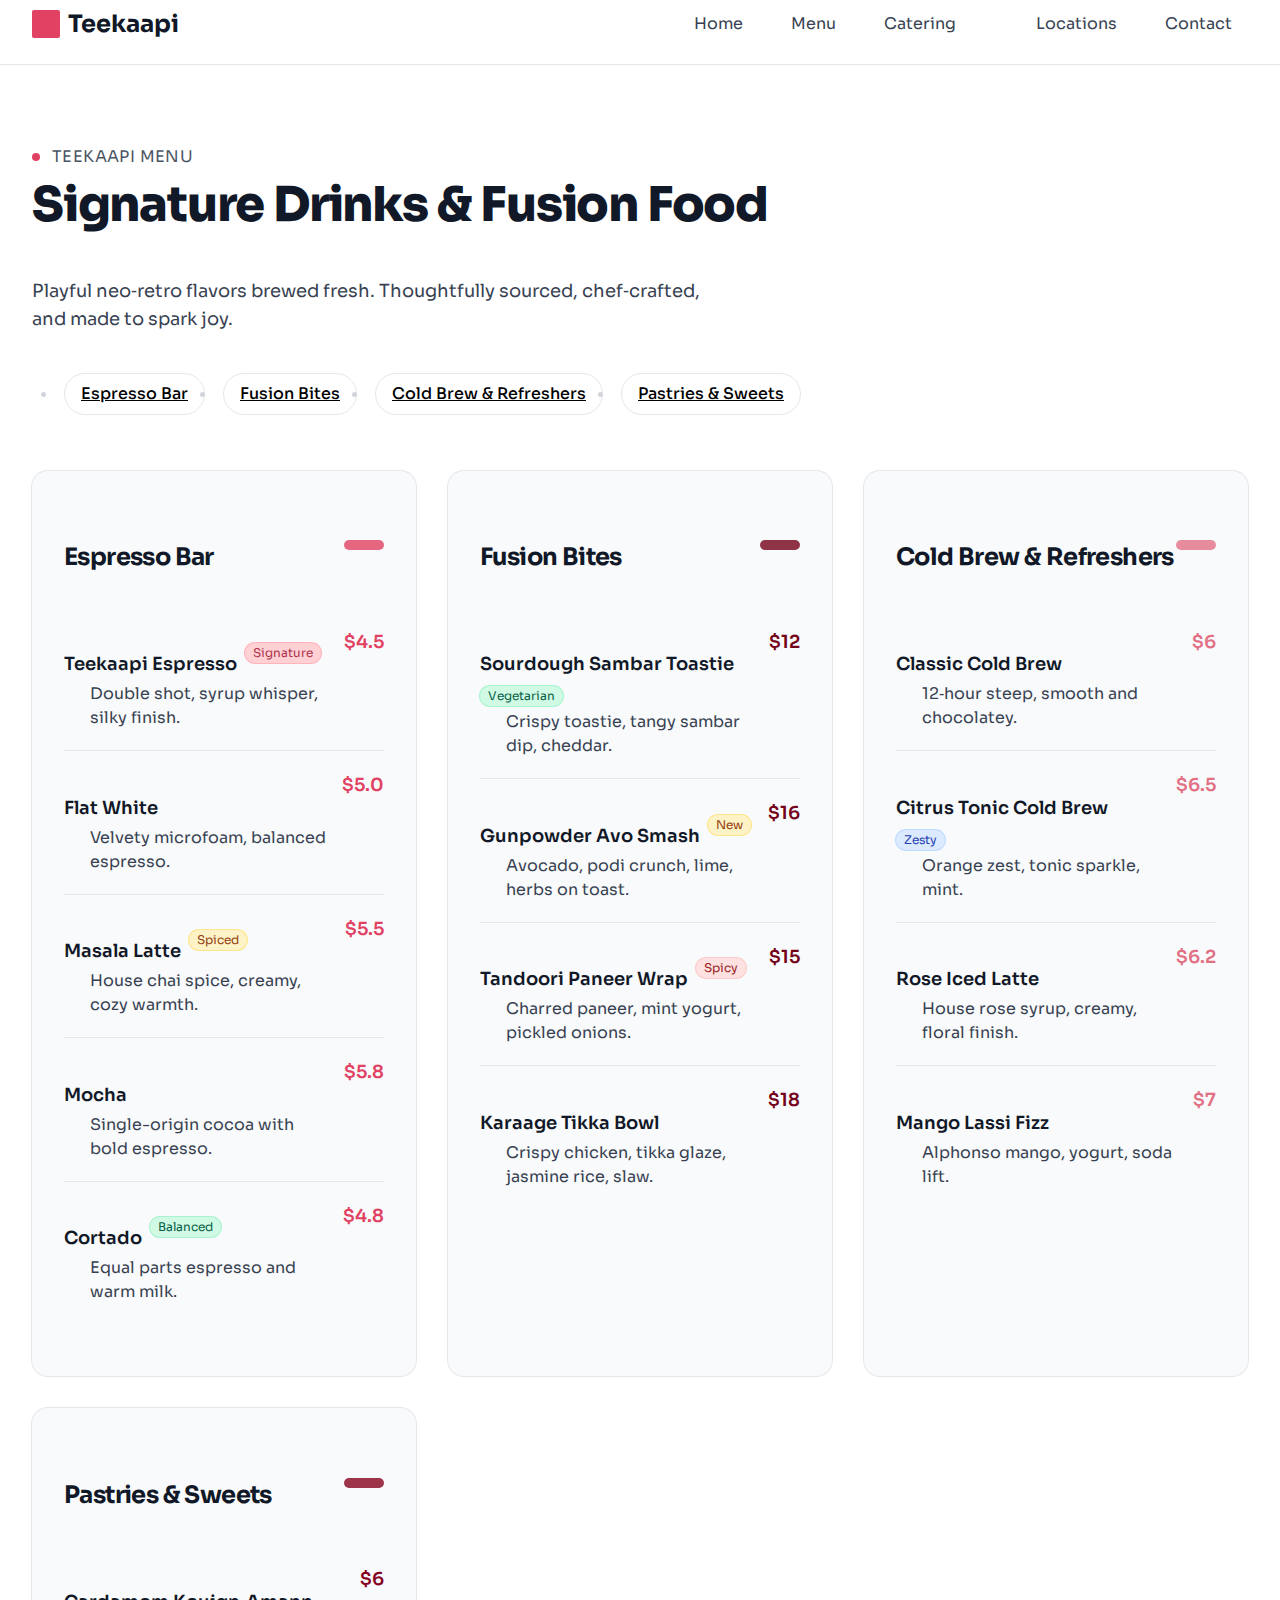
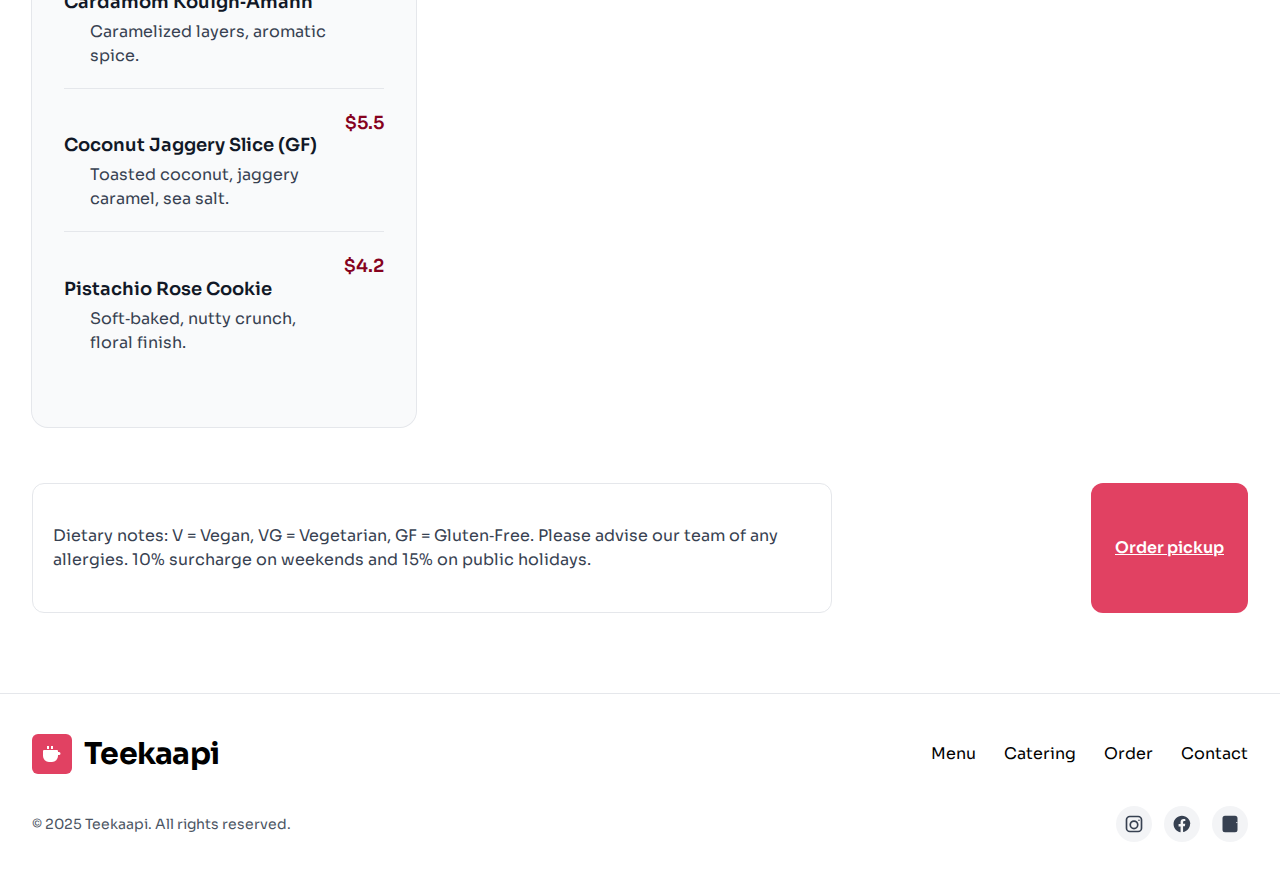
<file: menu.html>
<!DOCTYPE html> 
<html lang="en" wp-template wp-template-export-as="page-menu.php" data-pgc-master="index.html" data-pgc-field="template"> 
    <head> 
        <meta charset="utf-8"> 
        <meta name="viewport" content="width=device-width, initial-scale=1, shrink-to-fit=no"> 
        <title>New block theme</title>
        <link href="tailwind_theme/tailwind.css" rel="stylesheet" type="text/css">
    </head>     
    <body>
        <nav class="not-prose bg-white dark:bg-black border-b border-gray-200 dark:border-gray-800 font-sans" aria-label="Primary">
            <div class="mx-auto max-w-7xl px-4 sm:px-6 lg:px-8">
                <div class="grid grid-cols-[1fr_auto] h-14 items-center sm:h-16">
                    <a href="/" class="flex items-center gap-2 text-gray-900 dark:text-white font-bold text-xl sm:text-2xl"> <span class="inline-block h-6 w-6 sm:h-7 sm:w-7 rounded-sm bg-primary-600"></span> <span>Teekaapi</span> </a>
                    <ul class="flex gap-4 items-center justify-center overflow-x-auto px-2 text-gray-700 text-sm whitespace-nowrap dark:text-gray-200 sm:gap-6 sm:text-base xl:gap-8">
                        <li>
                            <a href="/" class="px-2 py-1 rounded focus-visible:outline-none focus-visible:ring-2 focus-visible:ring-primary-500 focus-visible:ring-offset-2 focus-visible:ring-offset-white dark:focus-visible:ring-offset-black hover:text-primary-600 dark:hover:text-primary-400 transition-colors">Home</a>
                        </li>
                        <li>
                            <a href="/menu" class="px-2 py-1 rounded focus-visible:outline-none focus-visible:ring-2 focus-visible:ring-primary-500 focus-visible:ring-offset-2 focus-visible:ring-offset-white dark:focus-visible:ring-offset-black hover:text-primary-600 dark:hover:text-primary-400 transition-colors">Menu</a>
                        </li>
                        <li>
                            <a href="/catering" class="px-2 py-1 rounded focus-visible:outline-none focus-visible:ring-2 focus-visible:ring-primary-500 focus-visible:ring-offset-2 focus-visible:ring-offset-white dark:focus-visible:ring-offset-black hover:text-primary-600 dark:hover:text-primary-400 transition-colors">Catering</a>
                        </li>
                        <li>
</li>
                        <li>
                            <a href="/locations" class="px-2 py-1 rounded focus-visible:outline-none focus-visible:ring-2 focus-visible:ring-primary-500 focus-visible:ring-offset-2 focus-visible:ring-offset-white dark:focus-visible:ring-offset-black hover:text-primary-600 dark:hover:text-primary-400 transition-colors">Locations</a>
                        </li>
                        <li>
                            <a href="/contact" class="px-2 py-1 rounded focus-visible:outline-none focus-visible:ring-2 focus-visible:ring-primary-500 focus-visible:ring-offset-2 focus-visible:ring-offset-white dark:focus-visible:ring-offset-black hover:text-primary-600 dark:hover:text-primary-400 transition-colors">Contact</a>
                        </li>
                    </ul>
                    <div class="justify-self-end"></div>
                </div>
            </div>
        </nav>
        <main wp-site-content data-pgc-field="main">
            <section id="menu" aria-labelledby="menu-heading" class="relative w-full bg-white dark:bg-black text-black dark:text-white">
                <div class="max-w-7xl mx-auto px-4 sm:px-6 lg:px-8 py-12 sm:py-14 md:py-20">
                    <header class="mb-8 sm:mb-10 md:mb-12">
                        <div class="flex items-center gap-3">
                            <span class="inline-flex h-2 w-2 rounded-full bg-primary-600 dark:bg-primary-500"></span>
                            <span class="text-sm sm:text-base tracking-wide uppercase text-gray-600 dark:text-gray-300 font-sans">Teekaapi Menu</span>
                        </div>
                        <h2 id="menu-heading" class="mt-3 text-3xl sm:text-4xl md:text-5xl font-sans font-extrabold tracking-tight">
          Signature Drinks & Fusion Food </h2>
                        <p class="mt-3 sm:mt-4 text-base sm:text-lg text-gray-700 dark:text-gray-300 max-w-2xl">
          Playful neo‑retro flavors brewed fresh. Thoughtfully sourced, chef‑crafted, and made to spark joy. </p>
                        <nav aria-label="Menu categories" class="mt-6 sm:mt-8">
                            <ul class="flex flex-wrap gap-2 sm:gap-3">
                                <li><a href="#espresso" class="inline-flex items-center gap-2 rounded-full border border-gray-200 dark:border-gray-700 px-3 py-1.5 sm:px-4 sm:py-2 text-sm sm:text-base bg-white dark:bg-gray-900 hover:bg-primary-50 dark:hover:bg-gray-800 text-black dark:text-white transition-colors">Espresso Bar</a>
                                </li>
                                <li><a href="#fusion-bites" class="inline-flex items-center gap-2 rounded-full border border-gray-200 dark:border-gray-700 px-3 py-1.5 sm:px-4 sm:py-2 text-sm sm:text-base bg-white dark:bg-gray-900 hover:bg-primary-50 dark:hover:bg-gray-800 text-black dark:text-white transition-colors">Fusion Bites</a>
                                </li>
                                <li><a href="#cold-refresh" class="inline-flex items-center gap-2 rounded-full border border-gray-200 dark:border-gray-700 px-3 py-1.5 sm:px-4 sm:py-2 text-sm sm:text-base bg-white dark:bg-gray-900 hover:bg-primary-50 dark:hover:bg-gray-800 text-black dark:text-white transition-colors">Cold Brew & Refreshers</a>
                                </li>
                                <li><a href="#pastries" class="inline-flex items-center gap-2 rounded-full border border-gray-200 dark:border-gray-700 px-3 py-1.5 sm:px-4 sm:py-2 text-sm sm:text-base bg-white dark:bg-gray-900 hover:bg-primary-50 dark:hover:bg-gray-800 text-black dark:text-white transition-colors">Pastries & Sweets</a>
                                </li>
                            </ul>
                        </nav>
                    </header>
                    <div class="grid grid-cols-1 md:grid-cols-2 xl:grid-cols-3 gap-6 sm:gap-7 md:gap-8">
                        <section id="espresso" aria-labelledby="espresso-heading" class="group rounded-2xl bg-gray-50 dark:bg-gray-900 ring-1 ring-gray-200 dark:ring-gray-800 p-5 sm:p-6 md:p-8 transition-all">
                            <div class="flex items-center justify-between mb-4">
                                <h3 id="espresso-heading" class="text-xl sm:text-2xl font-bold font-sans tracking-tight">Espresso Bar</h3>
                                <span class="inline-flex h-2.5 w-10 rounded-full bg-primary-600/80 dark:bg-primary-500/80"></span>
                            </div>
                            <dl class="divide-y divide-gray-200 dark:divide-gray-800">
                                <div class="py-4 sm:py-5 flex items-start justify-between gap-4">
                                    <div class="min-w-0">
                                        <div class="flex items-center gap-2 flex-wrap">
                                            <dt class="text-base sm:text-lg font-semibold">Teekaapi Espresso</dt>
                                            <span class="inline-flex items-center rounded-full bg-primary-100 dark:bg-primary-900/40 text-primary-800 dark:text-primary-300 ring-1 ring-primary-200 dark:ring-primary-800 px-2 py-0.5 text-xs">Signature</span>
                                        </div>
                                        <dd class="mt-1 text-sm sm:text-base text-gray-700 dark:text-gray-300">Double shot, syrup whisper, silky finish.</dd>
                                    </div>
                                    <div class="text-right">
                                        <span class="text-base sm:text-lg font-semibold text-primary-600 dark:text-primary-400">$4.5</span>
                                    </div>
                                </div>
                                <div class="py-4 sm:py-5 flex items-start justify-between gap-4">
                                    <div class="min-w-0">
                                        <dt class="text-base sm:text-lg font-semibold">Flat White</dt>
                                        <dd class="mt-1 text-sm sm:text-base text-gray-700 dark:text-gray-300">Velvety microfoam, balanced espresso.</dd>
                                    </div>
                                    <div class="text-right">
                                        <span class="text-base sm:text-lg font-semibold text-primary-600 dark:text-primary-400">$5.0</span>
                                    </div>
                                </div>
                                <div class="py-4 sm:py-5 flex items-start justify-between gap-4">
                                    <div class="min-w-0">
                                        <div class="flex items-center gap-2 flex-wrap">
                                            <dt class="text-base sm:text-lg font-semibold">Masala Latte</dt>
                                            <span class="inline-flex items-center rounded-full bg-yellow-100 dark:bg-yellow-900/30 text-yellow-800 dark:text-yellow-300 ring-1 ring-yellow-200 dark:ring-yellow-800 px-2 py-0.5 text-xs">Spiced</span>
                                        </div>
                                        <dd class="mt-1 text-sm sm:text-base text-gray-700 dark:text-gray-300">House chai spice, creamy, cozy warmth.</dd>
                                    </div>
                                    <div class="text-right">
                                        <span class="text-base sm:text-lg font-semibold text-primary-600 dark:text-primary-400">$5.5</span>
                                    </div>
                                </div>
                                <div class="py-4 sm:py-5 flex items-start justify-between gap-4">
                                    <div class="min-w-0">
                                        <dt class="text-base sm:text-lg font-semibold">Mocha</dt>
                                        <dd class="mt-1 text-sm sm:text-base text-gray-700 dark:text-gray-300">Single-origin cocoa with bold espresso.</dd>
                                    </div>
                                    <div class="text-right">
                                        <span class="text-base sm:text-lg font-semibold text-primary-600 dark:text-primary-400">$5.8</span>
                                    </div>
                                </div>
                                <div class="py-4 sm:py-5 flex items-start justify-between gap-4">
                                    <div class="min-w-0">
                                        <div class="flex items-center gap-2 flex-wrap">
                                            <dt class="text-base sm:text-lg font-semibold">Cortado</dt>
                                            <span class="inline-flex items-center rounded-full bg-green-100 dark:bg-green-900/30 text-green-800 dark:text-green-300 ring-1 ring-green-200 dark:ring-green-800 px-2 py-0.5 text-xs">Balanced</span>
                                        </div>
                                        <dd class="mt-1 text-sm sm:text-base text-gray-700 dark:text-gray-300">Equal parts espresso and warm milk.</dd>
                                    </div>
                                    <div class="text-right">
                                        <span class="text-base sm:text-lg font-semibold text-primary-600 dark:text-primary-400">$4.8</span>
                                    </div>
                                </div>
                            </dl>
                        </section>
                        <section id="fusion-bites" aria-labelledby="fusion-heading" class="group rounded-2xl bg-gray-50 dark:bg-gray-900 ring-1 ring-gray-200 dark:ring-gray-800 p-5 sm:p-6 md:p-8 transition-all">
                            <div class="flex items-center justify-between mb-4">
                                <h3 id="fusion-heading" class="text-xl sm:text-2xl font-bold font-sans tracking-tight">Fusion Bites</h3>
                                <span class="inline-flex h-2.5 w-10 rounded-full bg-secondary-600/80 dark:bg-secondary-500/80"></span>
                            </div>
                            <dl class="divide-y divide-gray-200 dark:divide-gray-800">
                                <div class="py-4 sm:py-5 flex items-start justify-between gap-4">
                                    <div class="min-w-0">
                                        <div class="flex items-center gap-2 flex-wrap">
                                            <dt class="text-base sm:text-lg font-semibold">Sourdough Sambar Toastie</dt>
                                            <span class="inline-flex items-center rounded-full bg-green-100 dark:bg-green-900/30 text-green-800 dark:text-green-300 ring-1 ring-green-200 dark:ring-green-800 px-2 py-0.5 text-xs">Vegetarian</span>
                                        </div>
                                        <dd class="mt-1 text-sm sm:text-base text-gray-700 dark:text-gray-300">Crispy toastie, tangy sambar dip, cheddar.</dd>
                                    </div>
                                    <div class="text-right">
                                        <span class="text-base sm:text-lg font-semibold text-secondary-600 dark:text-secondary-400">$12</span>
                                    </div>
                                </div>
                                <div class="py-4 sm:py-5 flex items-start justify-between gap-4">
                                    <div class="min-w-0">
                                        <div class="flex items-center gap-2 flex-wrap">
                                            <dt class="text-base sm:text-lg font-semibold">Gunpowder Avo Smash</dt>
                                            <span class="inline-flex items-center rounded-full bg-yellow-100 dark:bg-yellow-900/30 text-yellow-800 dark:text-yellow-300 ring-1 ring-yellow-200 dark:ring-yellow-800 px-2 py-0.5 text-xs">New</span>
                                        </div>
                                        <dd class="mt-1 text-sm sm:text-base text-gray-700 dark:text-gray-300">Avocado, podi crunch, lime, herbs on toast.</dd>
                                    </div>
                                    <div class="text-right">
                                        <span class="text-base sm:text-lg font-semibold text-secondary-600 dark:text-secondary-400">$16</span>
                                    </div>
                                </div>
                                <div class="py-4 sm:py-5 flex items-start justify-between gap-4">
                                    <div class="min-w-0">
                                        <div class="flex items-center gap-2 flex-wrap">
                                            <dt class="text-base sm:text-lg font-semibold">Tandoori Paneer Wrap</dt>
                                            <span class="inline-flex items-center rounded-full bg-red-100 dark:bg-red-900/30 text-red-800 dark:text-red-300 ring-1 ring-red-200 dark:ring-red-800 px-2 py-0.5 text-xs">Spicy</span>
                                        </div>
                                        <dd class="mt-1 text-sm sm:text-base text-gray-700 dark:text-gray-300">Charred paneer, mint yogurt, pickled onions.</dd>
                                    </div>
                                    <div class="text-right">
                                        <span class="text-base sm:text-lg font-semibold text-secondary-600 dark:text-secondary-400">$15</span>
                                    </div>
                                </div>
                                <div class="py-4 sm:py-5 flex items-start justify-between gap-4">
                                    <div class="min-w-0">
                                        <dt class="text-base sm:text-lg font-semibold">Karaage Tikka Bowl</dt>
                                        <dd class="mt-1 text-sm sm:text-base text-gray-700 dark:text-gray-300">Crispy chicken, tikka glaze, jasmine rice, slaw.</dd>
                                    </div>
                                    <div class="text-right">
                                        <span class="text-base sm:text-lg font-semibold text-secondary-600 dark:text-secondary-400">$18</span>
                                    </div>
                                </div>
                            </dl>
                        </section>
                        <section id="cold-refresh" aria-labelledby="cold-heading" class="group rounded-2xl bg-gray-50 dark:bg-gray-900 ring-1 ring-gray-200 dark:ring-gray-800 p-5 sm:p-6 md:p-8 transition-all">
                            <div class="flex items-center justify-between mb-4">
                                <h3 id="cold-heading" class="text-xl sm:text-2xl font-bold font-sans tracking-tight">Cold Brew & Refreshers</h3>
                                <span class="inline-flex h-2.5 w-10 rounded-full bg-color3-600/80 dark:bg-color3-500/80"></span>
                            </div>
                            <dl class="divide-y divide-gray-200 dark:divide-gray-800">
                                <div class="py-4 sm:py-5 flex items-start justify-between gap-4">
                                    <div class="min-w-0">
                                        <dt class="text-base sm:text-lg font-semibold">Classic Cold Brew</dt>
                                        <dd class="mt-1 text-sm sm:text-base text-gray-700 dark:text-gray-300">12‑hour steep, smooth and chocolatey.</dd>
                                    </div>
                                    <div class="text-right">
                                        <span class="text-base sm:text-lg font-semibold text-color3-600 dark:text-color3-400">$6</span>
                                    </div>
                                </div>
                                <div class="py-4 sm:py-5 flex items-start justify-between gap-4">
                                    <div class="min-w-0">
                                        <div class="flex items-center gap-2 flex-wrap">
                                            <dt class="text-base sm:text-lg font-semibold">Citrus Tonic Cold Brew</dt>
                                            <span class="inline-flex items-center rounded-full bg-blue-100 dark:bg-blue-900/30 text-blue-800 dark:text-blue-300 ring-1 ring-blue-200 dark:ring-blue-800 px-2 py-0.5 text-xs">Zesty</span>
                                        </div>
                                        <dd class="mt-1 text-sm sm:text-base text-gray-700 dark:text-gray-300">Orange zest, tonic sparkle, mint.</dd>
                                    </div>
                                    <div class="text-right">
                                        <span class="text-base sm:text-lg font-semibold text-color3-600 dark:text-color3-400">$6.5</span>
                                    </div>
                                </div>
                                <div class="py-4 sm:py-5 flex items-start justify-between gap-4">
                                    <div class="min-w-0">
                                        <dt class="text-base sm:text-lg font-semibold">Rose Iced Latte</dt>
                                        <dd class="mt-1 text-sm sm:text-base text-gray-700 dark:text-gray-300">House rose syrup, creamy, floral finish.</dd>
                                    </div>
                                    <div class="text-right">
                                        <span class="text-base sm:text-lg font-semibold text-color3-600 dark:text-color3-400">$6.2</span>
                                    </div>
                                </div>
                                <div class="py-4 sm:py-5 flex items-start justify-between gap-4">
                                    <div class="min-w-0">
                                        <dt class="text-base sm:text-lg font-semibold">Mango Lassi Fizz</dt>
                                        <dd class="mt-1 text-sm sm:text-base text-gray-700 dark:text-gray-300">Alphonso mango, yogurt, soda lift.</dd>
                                    </div>
                                    <div class="text-right">
                                        <span class="text-base sm:text-lg font-semibold text-color3-600 dark:text-color3-400">$7</span>
                                    </div>
                                </div>
                            </dl>
                        </section>
                        <section id="pastries" aria-labelledby="pastries-heading" class="group rounded-2xl bg-gray-50 dark:bg-gray-900 ring-1 ring-gray-200 dark:ring-gray-800 p-5 sm:p-6 md:p-8 transition-all md:col-span-2 xl:col-span-1">
                            <div class="flex items-center justify-between mb-4">
                                <h3 id="pastries-heading" class="text-xl sm:text-2xl font-bold font-sans tracking-tight">Pastries & Sweets</h3>
                                <span class="inline-flex h-2.5 w-10 rounded-full bg-color4-600/80 dark:bg-color4-500/80"></span>
                            </div>
                            <dl class="divide-y divide-gray-200 dark:divide-gray-800">
                                <div class="py-4 sm:py-5 flex items-start justify-between gap-4">
                                    <div class="min-w-0">
                                        <dt class="text-base sm:text-lg font-semibold">Cardamom Kouign‑Amann</dt>
                                        <dd class="mt-1 text-sm sm:text-base text-gray-700 dark:text-gray-300">Caramelized layers, aromatic spice.</dd>
                                    </div>
                                    <div class="text-right">
                                        <span class="text-base sm:text-lg font-semibold text-color4-600 dark:text-color4-400">$6</span>
                                    </div>
                                </div>
                                <div class="py-4 sm:py-5 flex items-start justify-between gap-4">
                                    <div class="min-w-0">
                                        <dt class="text-base sm:text-lg font-semibold">Coconut Jaggery Slice (GF)</dt>
                                        <dd class="mt-1 text-sm sm:text-base text-gray-700 dark:text-gray-300">Toasted coconut, jaggery caramel, sea salt.</dd>
                                    </div>
                                    <div class="text-right">
                                        <span class="text-base sm:text-lg font-semibold text-color4-600 dark:text-color4-400">$5.5</span>
                                    </div>
                                </div>
                                <div class="py-4 sm:py-5 flex items-start justify-between gap-4">
                                    <div class="min-w-0">
                                        <dt class="text-base sm:text-lg font-semibold">Pistachio Rose Cookie</dt>
                                        <dd class="mt-1 text-sm sm:text-base text-gray-700 dark:text-gray-300">Soft‑baked, nutty crunch, floral finish.</dd>
                                    </div>
                                    <div class="text-right">
                                        <span class="text-base sm:text-lg font-semibold text-color4-600 dark:text-color4-400">$4.2</span>
                                    </div>
                                </div>
                            </dl>
                        </section>
                    </div>
                    <div class="mt-10 sm:mt-12 md:mt-14 grid grid-cols-1 gap-4 sm:gap-6 md:gap-8 md:grid-cols-3">
                        <div class="md:col-span-2">
                            <div class="rounded-xl border border-gray-200 dark:border-gray-800 bg-white dark:bg-gray-900 p-4 sm:p-5">
                                <p class="text-sm sm:text-base text-gray-700 dark:text-gray-300">
              Dietary notes: V = Vegan, VG = Vegetarian, GF = Gluten‑Free. Please advise our team of any allergies. 10% surcharge on weekends and 15% on public holidays. </p>
                            </div>
                        </div>
                        <div class="flex md:justify-end">
                            <a href="#order" class="inline-flex items-center justify-center rounded-xl bg-primary-600 hover:bg-primary-700 dark:bg-primary-500 dark:hover:bg-primary-600 text-white font-semibold px-5 py-3 sm:px-6 sm:py-3.5 text-sm sm:text-base transition-colors w-full md:w-auto">Order pickup</a>
                        </div>
                    </div>
                </div>
            </section>
        </main>
        <footer class="not-prose font-sans border-t border-gray-200 dark:border-gray-800 bg-white text-black dark:bg-gray-950 dark:text-white">
            <div class="mx-auto max-w-7xl px-4 sm:px-6 lg:px-8 py-8 sm:py-10">
                <div class="flex flex-col gap-8 md:flex-row md:items-center md:justify-between">
                    <a href="/" class="flex items-center gap-3 group" data-pgc-field="Brand link"> <span class="inline-flex h-10 w-10 items-center justify-center rounded-md bg-primary-600 text-white transition-transform group-hover:rotate-3 group-hover:scale-105"> <svg class="h-6 w-6" aria-hidden="true" version="1.1" xmlns="http://www.w3.org/2000/svg" viewBox="0 0 24 24" xml:space fill="currentColor" stroke> 
                                <path d="M6 8h11a1 1 0 011 1v5a6 6 0 01-6 6H9a6 6 0 01-6-6V9a1 1 0 011-1h2zm12 2v3h1a1.5 1.5 0 000-3h-1zM7 4h2v3H7V4zm4 0h2v3h-2V4z"/> 
                            </svg> </span> <span class="text-2xl sm:text-3xl font-bold tracking-tight" data-pgc-field="Brand text">Teekaapi</span> </a>
                    <nav>
                        <ul class="flex flex-wrap items-center gap-5 sm:gap-7 text-sm sm:text-base">
                            <li><a href="#" class="rounded transition-colors hover:text-primary-600 focus-visible:outline-none focus-visible:ring-2 focus-visible:ring-primary-600" data-pgc-field="Menu link">Menu</a>
                            </li>
                            <li><a href="#" class="rounded transition-colors hover:text-primary-600 focus-visible:outline-none focus-visible:ring-2 focus-visible:ring-primary-600" data-pgc-field="Catering link">Catering</a>
                            </li>
                            <li><a href="#" class="rounded transition-colors hover:text-primary-600 focus-visible:outline-none focus-visible:ring-2 focus-visible:ring-primary-600" data-pgc-field="Order link">Order</a>
                            </li>
                            <li><a href="#" class="rounded transition-colors hover:text-primary-600 focus-visible:outline-none focus-visible:ring-2 focus-visible:ring-primary-600" data-pgc-field="Contact link">Contact</a>
                            </li>
                        </ul>
                    </nav>
                </div>
                <div class="mt-8 flex flex-col-reverse gap-6 sm:flex-row sm:items-center sm:justify-between">
                    <p class="text-xs sm:text-sm text-gray-600 dark:text-gray-400" data-pgc-field="Copyright text">© 2025 Teekaapi. All rights reserved.</p>
                    <div class="flex items-center gap-3">
                        <a href="#" aria-label="Instagram" class="inline-flex h-9 w-9 items-center justify-center rounded-full bg-gray-100 text-gray-700 hover:text-primary-600 dark:bg-gray-900 dark:text-gray-300 transition-colors focus-visible:outline-none focus-visible:ring-2 focus-visible:ring-primary-600" data-pgc-field="Instagram link"> <svg class="h-5 w-5" aria-hidden="true" version="1.1" xmlns="http://www.w3.org/2000/svg" viewBox="0 0 24 24" xml:space fill="currentColor" stroke> 
                                <path d="M7 2h10a5 5 0 015 5v10a5 5 0 01-5 5H7a5 5 0 01-5-5V7a5 5 0 015-5zm0 2a3 3 0 00-3 3v10a3 3 0 003 3h10a3 3 0 003-3V7a3 3 0 00-3-3H7zm5 3.5a5.5 5.5 0 110 11 5.5 5.5 0 010-11zm0 2a3.5 3.5 0 100 7 3.5 3.5 0 000-7zM18 6.5a1 1 0 110 2 1 1 0 010-2z"/> 
                            </svg> </a>
                        <a href="#" aria-label="Facebook" class="inline-flex h-9 w-9 items-center justify-center rounded-full bg-gray-100 text-gray-700 hover:text-primary-600 dark:bg-gray-900 dark:text-gray-300 transition-colors focus-visible:outline-none focus-visible:ring-2 focus-visible:ring-primary-600" data-pgc-field="Facebook link"> <svg class="h-5 w-5" aria-hidden="true" version="1.1" xmlns="http://www.w3.org/2000/svg" viewBox="0 0 24 24" xml:space fill="currentColor" stroke> 
                                <path d="M22 12.07C22 6.48 17.52 2 11.93 2 6.34 2 1.86 6.48 1.86 12.07c0 4.99 3.66 9.13 8.44 9.94v-7.03H7.9v-2.9h2.4V9.64c0-2.37 1.42-3.68 3.59-3.68 1.04 0 2.12.19 2.12.19v2.33h-1.19c-1.17 0-1.53.73-1.53 1.48v1.79h2.6l-.42 2.9h-2.18v7.03c4.78-.81 8.44-4.95 8.44-9.94z"/> 
                            </svg> </a>
                        <a href="#" aria-label="Email" class="inline-flex h-9 w-9 items-center justify-center rounded-full bg-gray-100 text-gray-700 hover:text-primary-600 dark:bg-gray-900 dark:text-gray-300 transition-colors focus-visible:outline-none focus-visible:ring-2 focus-visible:ring-primary-600" data-pgc-field="Email link"> <svg class="h-5 w-5" aria-hidden="true" version="1.1" xmlns="http://www.w3.org/2000/svg" viewBox="0 0 24 24" xml:space fill="currentColor" stroke> 
                                <path d="M3 5a3 3 0 013-3h12a3 3 0 013 3v14a3 3 0 01-3 3H6a3 3 0 01-3-3V5zm2 .5h14a.5.5 0 01.5.5v.38l-6.93 5.2a3 3 0 01-3.64 0L4.5 6.38V6a.5.5 0 01.5-.5zm14.5 4.12V19a.5.5 0 01-.5.5H6A.5.5 0 015.5 19v-9.38l5.24 3.94a5 5 0 005.52 0l5.24-3.94z"/> 
                            </svg> </a>
                    </div>
                </div>
            </div>
        </footer>
    </body>     
</html>
</file>
